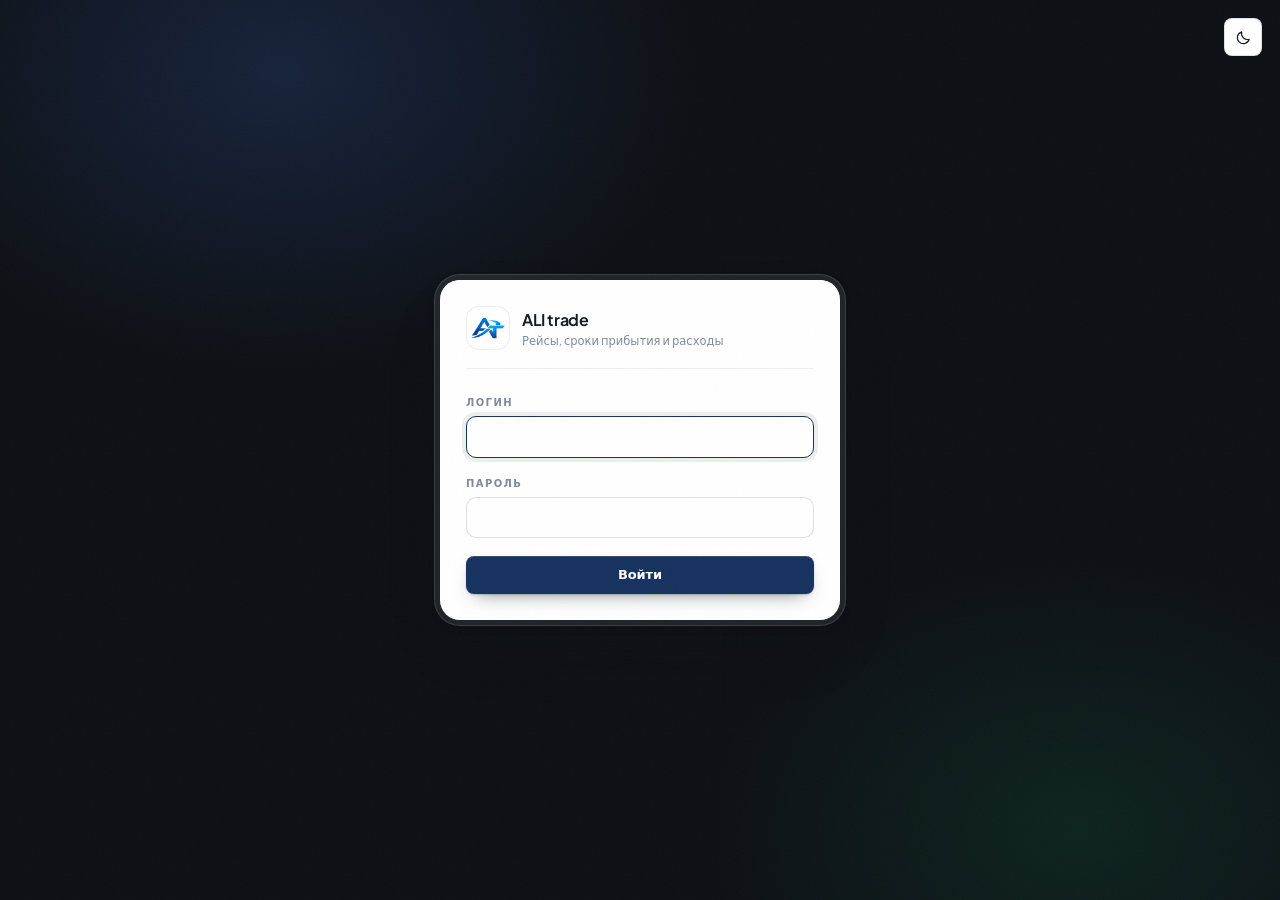
<file: frontend/index.html>
<!DOCTYPE html>
<html lang="ru">
  <head>
    <meta charset="utf-8" />
    <meta name="viewport" content="width=device-width, initial-scale=1, viewport-fit=cover" />
    <title>Вход — ALI trade</title>
    <link rel="preconnect" href="https://fonts.googleapis.com" />
    <link rel="preconnect" href="https://fonts.gstatic.com" crossorigin />
    <link
      href="https://fonts.googleapis.com/css2?family=Plus+Jakarta+Sans:wght@400;500;600;700&amp;family=JetBrains+Mono:wght@500;600&amp;display=swap"
      rel="stylesheet"
    />
    <link rel="icon" href="assets/logo.png" />
    <link rel="stylesheet" href="css/styles.css" />
    <script src="js/config.js"></script>
  </head>
  <body class="login-page">
    <main class="login-card">
      <div class="login-card__brand">
        <span class="login-card__mark" id="app-logo" data-icon="truck" data-icon-size="18"></span>
        <span>
          <span class="login-card__title" id="app-name">ALI trade</span>
          <span class="login-card__subtitle">Рейсы, сроки прибытия и расходы</span>
        </span>
      </div>

      <div id="login-alert" class="alert alert--error" role="alert" hidden></div>

      <form id="login-form" novalidate>
        <div class="form-grid">
          <div class="field">
            <label class="field__label" for="login">Логин</label>
            <input id="login" name="login" type="text" autocomplete="username" required autofocus />
          </div>
          <div class="field">
            <label class="field__label" for="password">Пароль</label>
            <input id="password" name="password" type="password" autocomplete="current-password" required />
          </div>
          <button id="login-submit" class="btn btn--primary btn--block" type="submit">Войти</button>
        </div>
      </form>
    </main>

    <script type="module">
      import { api, tokenStore } from './js/api.js';
      import { applyBranding } from './js/branding.js';
      import { hydrateIcons } from './js/icons.js';
      import { createThemeToggle } from './js/theme.js';
      import { qs } from './js/ui.js';

      const form = qs('#login-form');
      const alertBox = qs('#login-alert');
      const submit = qs('#login-submit');

      if (tokenStore.access) {
        window.location.href = 'dashboard.html';
      }

      hydrateIcons(document);
      applyBranding();
      document.body.append(createThemeToggle('login-page__theme'));

      form.addEventListener('submit', async (event) => {
        event.preventDefault();
        alertBox.hidden = true;

        const data = new FormData(form);
        const login = String(data.get('login')).trim();
        const password = String(data.get('password'));

        if (!login || !password) {
          alertBox.textContent = 'Заполните логин и пароль.';
          alertBox.hidden = false;
          return;
        }

        submit.disabled = true;
        submit.textContent = 'Вход…';
        try {
          const result = await api.login(login, password);
          tokenStore.save({ access: result.access, refresh: result.refresh, user: result.user });
          window.location.href = 'dashboard.html';
        } catch (error) {
          alertBox.textContent =
            error.status === 401
              ? 'Неверный логин или пароль, либо учётная запись заблокирована.'
              : error.message;
          alertBox.hidden = false;
        } finally {
          submit.disabled = false;
          submit.textContent = 'Войти';
        }
      });
    </script>
  </body>
</html>
</file>
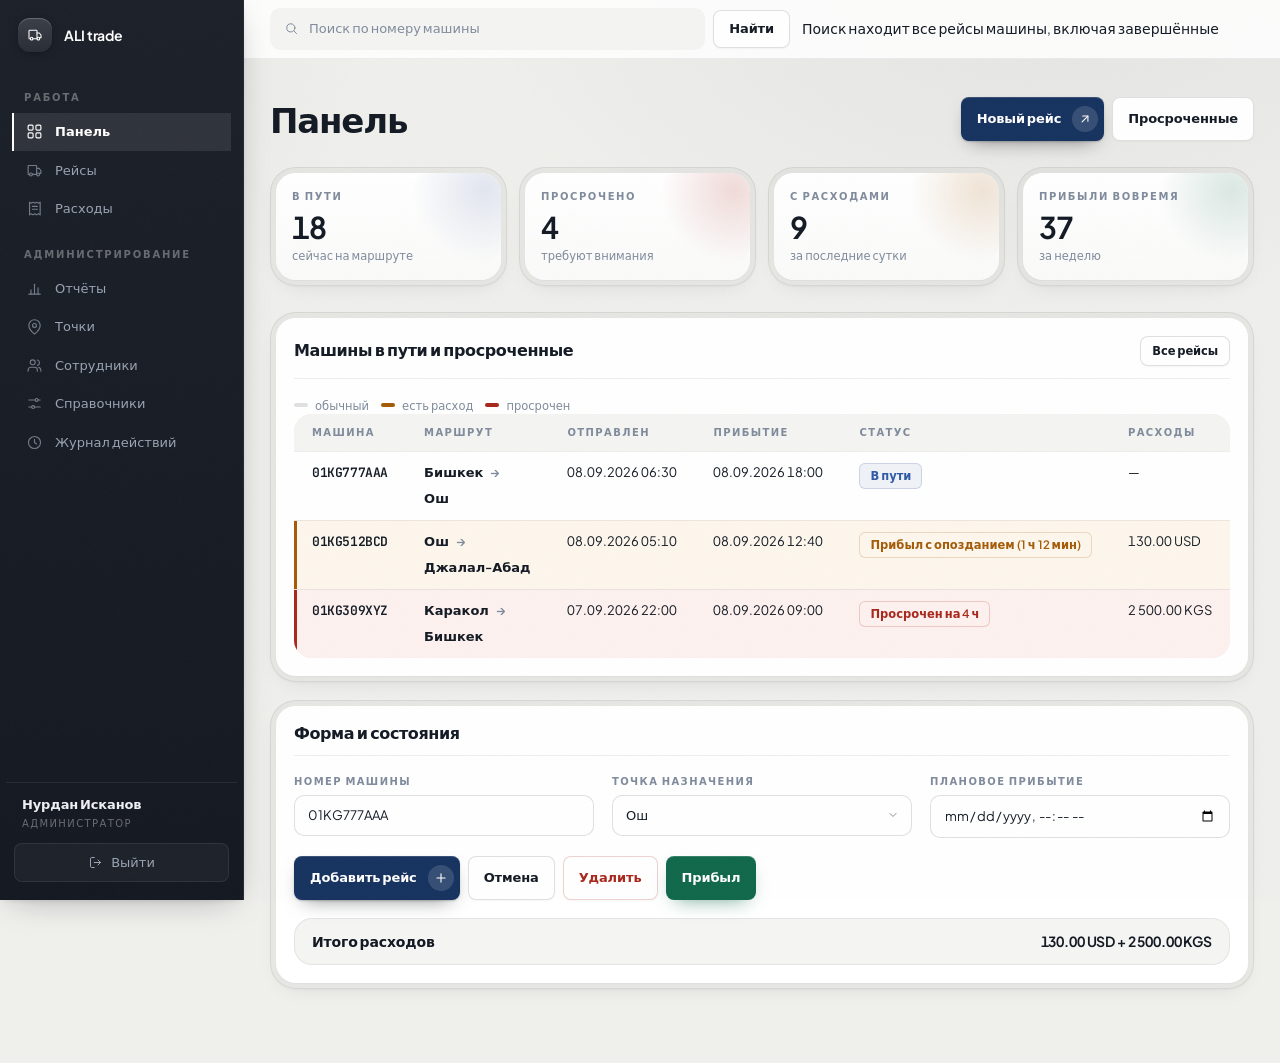
<file: frontend/__preview.html>
<!DOCTYPE html>
<html lang="ru">
  <head>
    <meta charset="utf-8" />
    <meta name="viewport" content="width=device-width, initial-scale=1" />
    <title>Превью вёрстки</title>
    <link rel="preconnect" href="https://fonts.googleapis.com" />
    <link rel="preconnect" href="https://fonts.gstatic.com" crossorigin />
    <link
      href="https://fonts.googleapis.com/css2?family=Plus+Jakarta+Sans:wght@400;500;600;700&amp;family=JetBrains+Mono:wght@500;600&amp;display=swap"
      rel="stylesheet"
    />
    <link rel="stylesheet" href="css/styles.css" />
  </head>
  <body>
    <div class="app-shell">
      <aside class="sidebar" id="app-sidebar"></aside>
      <div class="app-body">
        <header class="topbar" id="app-header"></header>
        <main class="app-main">
          <div class="page-header">
            <div>
              <h1>Панель</h1>
            </div>
            <div class="btn-group">
              <a class="btn btn--primary btn--cta" href="#"><span>Новый рейс</span></a>
              <a class="btn" href="#">Просроченные</a>
            </div>
          </div>

          <div class="stats" id="stats"></div>

          <section class="card">
            <div class="card__title">
              <h2>Машины в пути и просроченные</h2>
              <a class="btn btn--sm" href="#">Все рейсы</a>
            </div>
            <div class="legend">
              <span class="legend__item"><span class="legend__swatch legend__swatch--normal"></span> обычный</span>
              <span class="legend__item"><span class="legend__swatch legend__swatch--orange"></span> есть расход</span>
              <span class="legend__item"><span class="legend__swatch legend__swatch--red"></span> просрочен</span>
            </div>
            <div class="table-wrapper">
              <table>
                <thead>
                  <tr>
                    <th>Машина</th>
                    <th>Маршрут</th>
                    <th>Отправлен</th>
                    <th>Прибытие</th>
                    <th>Статус</th>
                    <th>Расходы</th>
                  </tr>
                </thead>
                <tbody>
                  <tr>
                    <td class="cell-strong">01KG777AAA</td>
                    <td><span class="route">Бишкек <span class="route__arrow">→</span> Ош</span></td>
                    <td class="cell-nowrap">08.09.2026 06:30</td>
                    <td class="cell-nowrap">08.09.2026 18:00</td>
                    <td><span class="badge badge--primary">В пути</span></td>
                    <td class="cell-nowrap">—</td>
                  </tr>
                  <tr class="table-row--orange">
                    <td class="cell-strong">01KG512BCD</td>
                    <td><span class="route">Ош <span class="route__arrow">→</span> Джалал-Абад</span></td>
                    <td class="cell-nowrap">08.09.2026 05:10</td>
                    <td class="cell-nowrap">08.09.2026 12:40</td>
                    <td><span class="badge badge--warning">Прибыл с опозданием (1 ч 12 мин)</span></td>
                    <td class="cell-nowrap">130.00 USD</td>
                  </tr>
                  <tr class="table-row--red">
                    <td class="cell-strong">01KG309XYZ</td>
                    <td><span class="route">Каракол <span class="route__arrow">→</span> Бишкек</span></td>
                    <td class="cell-nowrap">07.09.2026 22:00</td>
                    <td class="cell-nowrap">08.09.2026 09:00</td>
                    <td><span class="badge badge--danger">Просрочен на 4 ч</span></td>
                    <td class="cell-nowrap">2 500.00 KGS</td>
                  </tr>
                </tbody>
              </table>
            </div>
          </section>

          <section class="card">
            <div class="card__title"><h2>Форма и состояния</h2></div>
            <div class="form-grid form-grid--3">
              <div class="field">
                <label class="field__label" for="p1">Номер машины</label>
                <input id="p1" type="text" value="01KG777AAA" />
              </div>
              <div class="field">
                <label class="field__label" for="p2">Точка назначения</label>
                <select id="p2"><option>Ош</option><option>Бишкек</option></select>
              </div>
              <div class="field">
                <label class="field__label" for="p3">Плановое прибытие</label>
                <input id="p3" type="datetime-local" />
              </div>
            </div>
            <div class="btn-group" style="margin-top: 18px">
              <button class="btn btn--primary btn--cta-add" type="button"><span>Добавить рейс</span></button>
              <button class="btn" type="button">Отмена</button>
              <button class="btn btn--danger" type="button">Удалить</button>
              <button class="btn btn--success" type="button">Прибыл</button>
            </div>
            <div class="total-row"><span>Итого расходов</span><span>130.00 USD + 2 500.00 KGS</span></div>
          </section>
        </main>
      </div>
    </div>

    <script type="module">
      import { el } from './js/ui.js';
      import { icon, hydrateIcons } from './js/icons.js';
      import { revealIn } from './js/motion.js';

      const NAV = [
        ['Работа', [['Панель', 'dashboard', true], ['Рейсы', 'truck'], ['Расходы', 'receipt']]],
        ['Администрирование', [['Отчёты', 'chart'], ['Точки', 'pin'], ['Сотрудники', 'users'], ['Справочники', 'sliders'], ['Журнал действий', 'history']]],
      ];

      const nav = el('nav', { class: 'sidebar__nav' });
      NAV.forEach(([title, items]) => {
        nav.append(el('div', { class: 'sidebar__section', text: title }));
        items.forEach(([label, ico, active]) => {
          const link = el('a', { class: 'sidebar__link', href: '#', 'aria-current': active ? 'page' : null });
          link.append(icon(ico, { size: 17 }), el('span', { text: label }));
          nav.append(link);
        });
      });

      const brand = el('a', { class: 'sidebar__brand', href: '#' });
      brand.append(el('span', { class: 'sidebar__mark' }, [icon('truck', { size: 16 })]), el('span', { class: 'sidebar__title', text: 'ALI trade' }));

      const logout = el('button', { class: 'sidebar__logout', type: 'button' });
      logout.append(icon('logout', { size: 15 }), el('span', { text: 'Выйти' }));

      document.querySelector('#app-sidebar').replaceChildren(
        brand,
        nav,
        el('div', { class: 'sidebar__footer' }, [
          el('div', { class: 'sidebar__user' }, [
            el('span', { class: 'sidebar__user-name', text: 'Нурдан Исканов' }),
            el('span', { class: 'sidebar__user-role', text: 'Администратор' }),
          ]),
          logout,
        ])
      );

      const menuButton = el('button', { class: 'topbar__menu', type: 'button', 'aria-expanded': 'false' });
      menuButton.append(el('span', { class: 'burger' }, [el('span'), el('span')]));
      const input = el('input', { type: 'search', placeholder: 'Поиск по номеру машины' });
      const searchField = el('div', { class: 'search-field' }, [icon('search', { size: 15 }), input]);
      document.querySelector('#app-header').replaceChildren(
        menuButton,
        el('form', { class: 'topbar__search' }, [searchField, el('button', { class: 'btn', type: 'button', text: 'Найти' })]),
        el('span', { class: 'topbar__hint', text: 'Поиск находит все рейсы машины, включая завершённые' })
      );

      const STATS = [
        ['В пути', '18', 'stat--primary', 'сейчас на маршруте'],
        ['Просрочено', '4', 'stat--danger', 'требуют внимания'],
        ['С расходами', '9', 'stat--warning', 'за последние сутки'],
        ['Прибыли вовремя', '37', 'stat--success', 'за неделю'],
      ];
      document.querySelector('#stats').replaceChildren(
        ...STATS.map(([label, value, mod, hint]) =>
          el('div', { class: `stat ${mod}` }, [
            el('span', { class: 'stat__label', text: label }),
            el('span', { class: 'stat__value', text: value }),
            el('span', { class: 'stat__hint', text: hint }),
          ])
        )
      );

      hydrateIcons(document);
      revealIn(document);
    </script>
  </body>
</html>
</file>
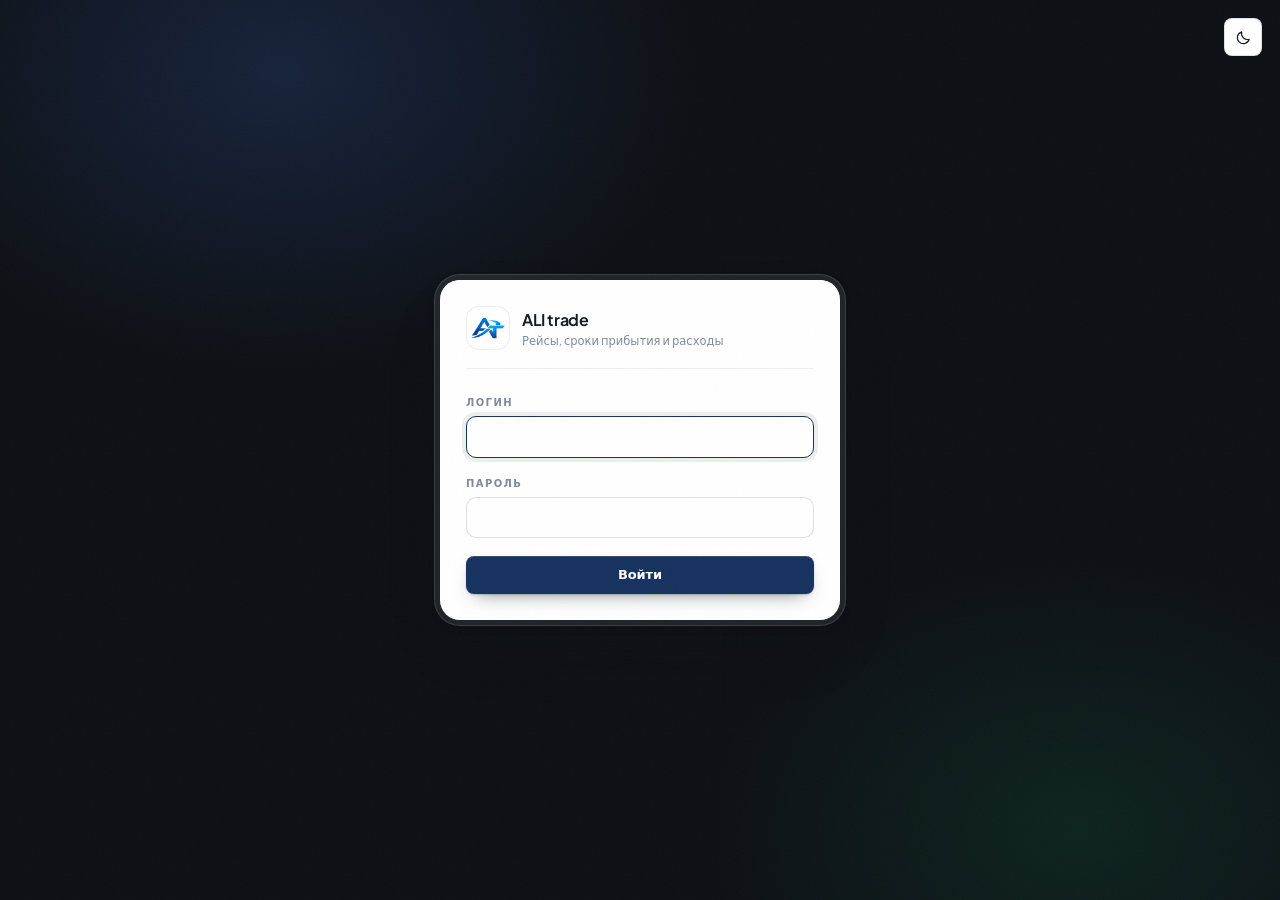
<file: frontend/audit.html>
<!DOCTYPE html>
<html lang="ru">
  <head>
    <meta charset="utf-8" />
    <meta name="viewport" content="width=device-width, initial-scale=1, viewport-fit=cover" />
    <title>Аудит — ALI trade</title>
    <link rel="preconnect" href="https://fonts.googleapis.com" />
    <link rel="preconnect" href="https://fonts.gstatic.com" crossorigin />
    <link
      href="https://fonts.googleapis.com/css2?family=Plus+Jakarta+Sans:wght@400;500;600;700&amp;family=JetBrains+Mono:wght@500;600&amp;display=swap"
      rel="stylesheet"
    />
    <link rel="icon" href="assets/logo.png" />
    <link rel="stylesheet" href="css/styles.css" />
    <script src="js/config.js"></script>
  </head>
  <body>
    <div class="app-shell">
      <aside class="sidebar" id="app-sidebar">
        <a class="sidebar__brand" href="dashboard.html">
          <span class="sidebar__mark" id="app-logo" data-icon="truck" data-icon-size="16"></span>
          <span class="sidebar__title" id="app-name">ALI trade</span>
        </a>

        <nav class="sidebar__nav" aria-label="Основная навигация">
          <div class="sidebar__section">Работа</div>
          <a class="sidebar__link" href="dashboard.html" data-icon="dashboard" data-icon-size="17"><span>Панель</span></a>
          <a class="sidebar__link" href="deliveries.html" data-icon="truck" data-icon-size="17"><span>Рейсы</span></a>
          <a class="sidebar__link" href="sheet.html" data-icon="grid" data-icon-size="17"><span>Таблица</span></a>
          <a class="sidebar__link" href="expenses.html" data-icon="receipt" data-icon-size="17"><span>Расходы</span></a>
          <a class="sidebar__link" href="rates.html" data-icon="coins" data-icon-size="17"><span>Курсы валют</span></a>
          <div class="sidebar__admin">
            <div class="sidebar__section">Администрирование</div>
            <a class="sidebar__link" href="reports.html" data-icon="chart" data-icon-size="17"><span>Отчёты</span></a>
            <a class="sidebar__link" href="points.html" data-icon="pin" data-icon-size="17"><span>Точки</span></a>
            <a class="sidebar__link" href="users.html" data-icon="users" data-icon-size="17"><span>Сотрудники</span></a>
            <a class="sidebar__link" href="settings.html" data-icon="sliders" data-icon-size="17"><span>Справочники</span></a>
            <a class="sidebar__link" href="audit.html" data-icon="history" data-icon-size="17" aria-current="page"><span>Журнал действий</span></a>
          </div>
        </nav>

        <div class="sidebar__footer">
          <div class="sidebar__user">
            <span class="sidebar__user-name" id="sidebar-user-name"></span>
            <span class="sidebar__user-role" id="sidebar-user-role"></span>
          </div>
          <button class="sidebar__logout" type="button" id="sidebar-logout" data-icon="logout" data-icon-size="15">
            <span>Выйти</span>
          </button>
        </div>
      </aside>

      <div class="app-body">
        <header class="topbar" id="app-header"></header>

        <main class="app-main">
      <div class="page-header">
        <div>
          <h1>Журнал действий</h1>
        </div>
      </div>

      <section class="card filters">
        <h2 class="card__title">Фильтры</h2>
        <form id="filters-form">
          <div class="form-grid form-grid--3">
            <div class="field">
              <label class="field__label" for="f-action">Действие</label>
              <select id="f-action" name="action">
                <option value="">Все</option>
                <option value="CREATE">Создание</option>
                <option value="UPDATE">Изменение</option>
                <option value="DELETE">Удаление</option>
                <option value="BLOCK">Блокировка</option>
                <option value="UNBLOCK">Разблокировка</option>
              </select>
            </div>
            <div class="field">
              <label class="field__label" for="f-entity">Тип объекта</label>
              <select id="f-entity" name="entity_type">
                <option value="">Все</option>
                <option value="delivery">Рейс</option>
                <option value="expense">Расход</option>
                <option value="expense_type">Тип расхода</option>
                <option value="expense_settings">Настройки расходов</option>
                <option value="point">Точка</option>
                <option value="user">Сотрудник</option>
              </select>
            </div>
            <div class="field">
              <label class="field__label" for="f-user">Сотрудник</label>
              <select id="f-user" name="user"></select>
            </div>
            <div class="field filters__actions">
              <div class="btn-group">
                <button class="btn btn--primary" type="submit">Применить</button>
                <button class="btn" type="reset" id="btn-reset">Сбросить</button>
              </div>
            </div>
          </div>
        </form>
      </section>

      <section class="card">
        <div class="card__title">
          <h2>Записи</h2>
          <span id="list-count" class="cell-muted"></span>
        </div>
        <div id="audit"></div>
        <div class="pagination" id="pagination" hidden>
          <button class="btn btn--sm" type="button" id="page-prev">Назад</button>
          <span id="page-info"></span>
          <button class="btn btn--sm" type="button" id="page-next">Вперёд</button>
        </div>
      </section>
        </main>
      </div>
    </div>

    <script type="module" src="js/pages/audit.js"></script>
  </body>
</html>
</file>
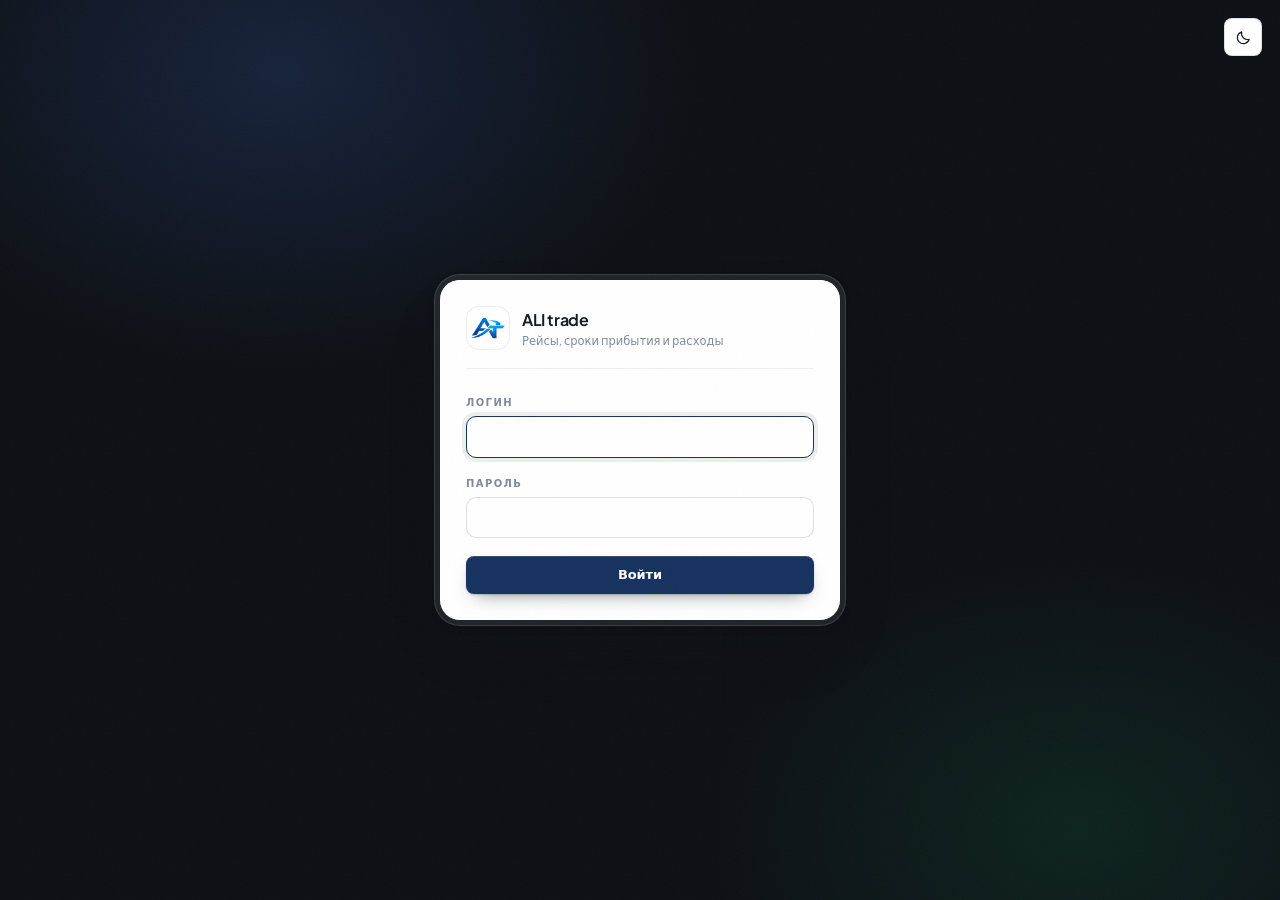
<file: frontend/dashboard.html>
<!DOCTYPE html>
<html lang="ru">
  <head>
    <meta charset="utf-8" />
    <meta name="viewport" content="width=device-width, initial-scale=1, viewport-fit=cover" />
    <title>Панель — ALI trade</title>
    <link rel="preconnect" href="https://fonts.googleapis.com" />
    <link rel="preconnect" href="https://fonts.gstatic.com" crossorigin />
    <link
      href="https://fonts.googleapis.com/css2?family=Plus+Jakarta+Sans:wght@400;500;600;700&amp;family=JetBrains+Mono:wght@500;600&amp;display=swap"
      rel="stylesheet"
    />
    <link rel="icon" href="assets/logo.png" />
    <link rel="stylesheet" href="css/styles.css" />
    <script src="js/config.js"></script>
  </head>
  <body>
    <div class="app-shell">
      <aside class="sidebar" id="app-sidebar">
        <a class="sidebar__brand" href="dashboard.html">
          <span class="sidebar__mark" id="app-logo" data-icon="truck" data-icon-size="16"></span>
          <span class="sidebar__title" id="app-name">ALI trade</span>
        </a>

        <nav class="sidebar__nav" aria-label="Основная навигация">
          <div class="sidebar__section">Работа</div>
          <a class="sidebar__link" href="dashboard.html" data-icon="dashboard" data-icon-size="17" aria-current="page"><span>Панель</span></a>
          <a class="sidebar__link" href="deliveries.html" data-icon="truck" data-icon-size="17"><span>Рейсы</span></a>
          <a class="sidebar__link" href="sheet.html" data-icon="grid" data-icon-size="17"><span>Таблица</span></a>
          <a class="sidebar__link" href="expenses.html" data-icon="receipt" data-icon-size="17"><span>Расходы</span></a>
          <a class="sidebar__link" href="rates.html" data-icon="coins" data-icon-size="17"><span>Курсы валют</span></a>
          <div class="sidebar__admin">
            <div class="sidebar__section">Администрирование</div>
            <a class="sidebar__link" href="reports.html" data-icon="chart" data-icon-size="17"><span>Отчёты</span></a>
            <a class="sidebar__link" href="points.html" data-icon="pin" data-icon-size="17"><span>Точки</span></a>
            <a class="sidebar__link" href="users.html" data-icon="users" data-icon-size="17"><span>Сотрудники</span></a>
            <a class="sidebar__link" href="settings.html" data-icon="sliders" data-icon-size="17"><span>Справочники</span></a>
            <a class="sidebar__link" href="audit.html" data-icon="history" data-icon-size="17"><span>Журнал действий</span></a>
          </div>
        </nav>

        <div class="sidebar__footer">
          <div class="sidebar__user">
            <span class="sidebar__user-name" id="sidebar-user-name"></span>
            <span class="sidebar__user-role" id="sidebar-user-role"></span>
          </div>
          <button class="sidebar__logout" type="button" id="sidebar-logout" data-icon="logout" data-icon-size="15">
            <span>Выйти</span>
          </button>
        </div>
      </aside>

      <div class="app-body">
        <header class="topbar" id="app-header"></header>

        <main class="app-main">
      <div class="page-header">
        <div>
          <h1>Панель</h1>
        </div>
        <div class="btn-group">
          <a class="btn btn--primary btn--cta" href="deliveries.html?new=1"><span>Новый рейс</span></a>
          <a class="btn" href="deliveries.html?state=overdue">Просроченные</a>
        </div>
      </div>

      <section aria-labelledby="stats-title">
        <h2 id="stats-title" class="visually-hidden">Сводные показатели</h2>
        <div class="stats" id="stats"></div>
      </section>

      <section class="card" aria-labelledby="active-title">
        <div class="card__title">
          <h2 id="active-title">Машины в пути и просроченные</h2>
          <span class="legend">
            <span class="legend__item"><span class="legend__swatch legend__swatch--normal"></span> обычный</span>
            <span class="legend__item"><span class="legend__swatch legend__swatch--orange"></span> есть расход</span>
            <span class="legend__item"><span class="legend__swatch legend__swatch--red"></span> просрочен</span>
          </span>
          <a class="btn btn--sm" href="deliveries.html?state=active">Все рейсы</a>
        </div>
        <div id="active-deliveries"></div>
      </section>

      <section class="card" aria-labelledby="recent-title">
        <div class="card__title">
          <h2 id="recent-title">Последние прибытия</h2>
        </div>
        <div id="recent-deliveries"></div>
      </section>
        </main>
      </div>
    </div>

    <script type="module" src="js/pages/dashboard.js"></script>
  </body>
</html>
</file>
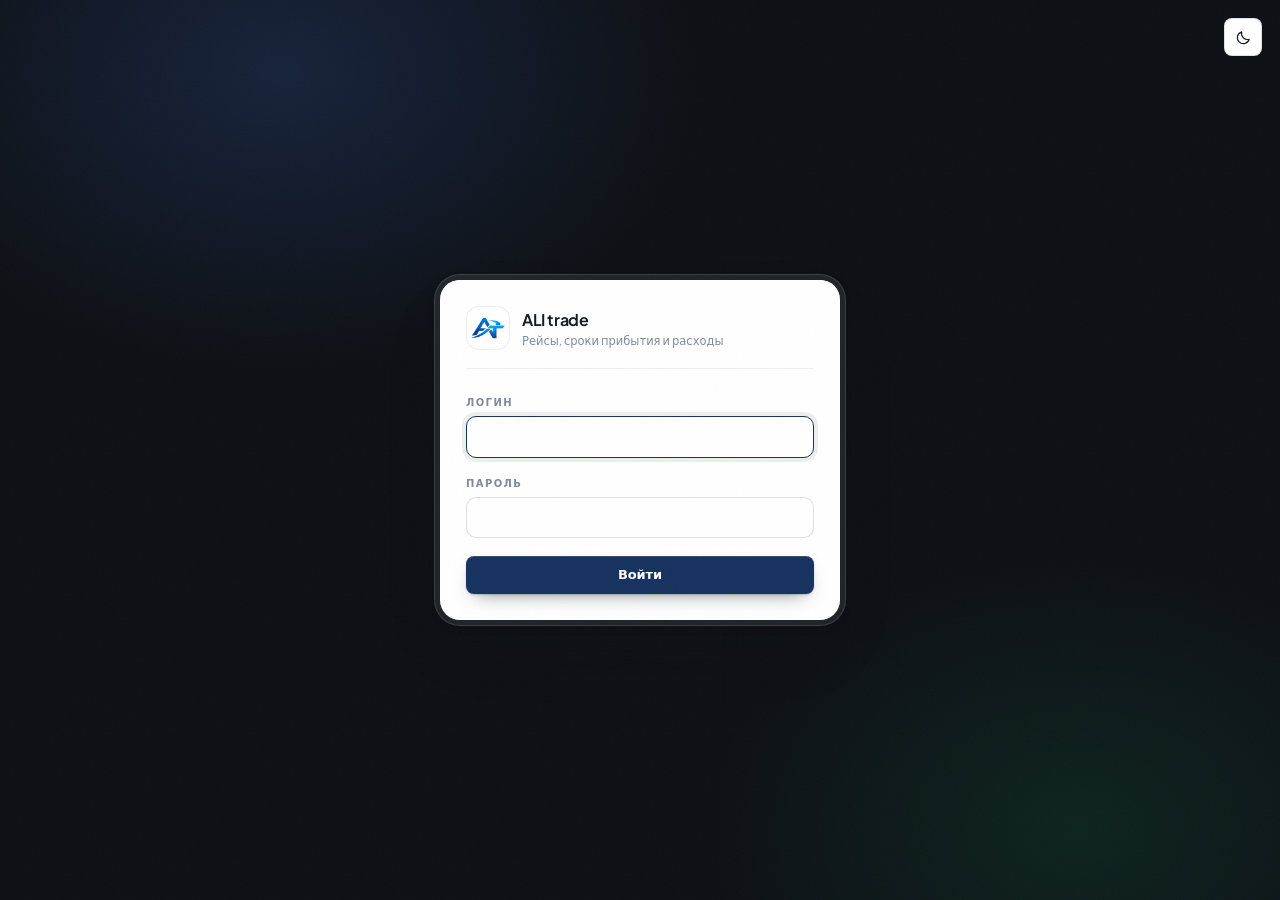
<file: frontend/deliveries.html>
<!DOCTYPE html>
<html lang="ru">
  <head>
    <meta charset="utf-8" />
    <meta name="viewport" content="width=device-width, initial-scale=1, viewport-fit=cover" />
    <title>Рейсы — ALI trade</title>
    <link rel="preconnect" href="https://fonts.googleapis.com" />
    <link rel="preconnect" href="https://fonts.gstatic.com" crossorigin />
    <link
      href="https://fonts.googleapis.com/css2?family=Plus+Jakarta+Sans:wght@400;500;600;700&amp;family=JetBrains+Mono:wght@500;600&amp;display=swap"
      rel="stylesheet"
    />
    <link rel="icon" href="assets/logo.png" />
    <link rel="stylesheet" href="css/styles.css" />
    <script src="js/config.js"></script>
  </head>
  <body>
    <div class="app-shell">
      <aside class="sidebar" id="app-sidebar">
        <a class="sidebar__brand" href="dashboard.html">
          <span class="sidebar__mark" id="app-logo" data-icon="truck" data-icon-size="16"></span>
          <span class="sidebar__title" id="app-name">ALI trade</span>
        </a>

        <nav class="sidebar__nav" aria-label="Основная навигация">
          <div class="sidebar__section">Работа</div>
          <a class="sidebar__link" href="dashboard.html" data-icon="dashboard" data-icon-size="17"><span>Панель</span></a>
          <a class="sidebar__link" href="deliveries.html" data-icon="truck" data-icon-size="17" aria-current="page"><span>Рейсы</span></a>
          <a class="sidebar__link" href="sheet.html" data-icon="grid" data-icon-size="17"><span>Таблица</span></a>
          <a class="sidebar__link" href="expenses.html" data-icon="receipt" data-icon-size="17"><span>Расходы</span></a>
          <a class="sidebar__link" href="rates.html" data-icon="coins" data-icon-size="17"><span>Курсы валют</span></a>
          <div class="sidebar__admin">
            <div class="sidebar__section">Администрирование</div>
            <a class="sidebar__link" href="reports.html" data-icon="chart" data-icon-size="17"><span>Отчёты</span></a>
            <a class="sidebar__link" href="points.html" data-icon="pin" data-icon-size="17"><span>Точки</span></a>
            <a class="sidebar__link" href="users.html" data-icon="users" data-icon-size="17"><span>Сотрудники</span></a>
            <a class="sidebar__link" href="settings.html" data-icon="sliders" data-icon-size="17"><span>Справочники</span></a>
            <a class="sidebar__link" href="audit.html" data-icon="history" data-icon-size="17"><span>Журнал действий</span></a>
          </div>
        </nav>

        <div class="sidebar__footer">
          <div class="sidebar__user">
            <span class="sidebar__user-name" id="sidebar-user-name"></span>
            <span class="sidebar__user-role" id="sidebar-user-role"></span>
          </div>
          <button class="sidebar__logout" type="button" id="sidebar-logout" data-icon="logout" data-icon-size="15">
            <span>Выйти</span>
          </button>
        </div>
      </aside>

      <div class="app-body">
        <header class="topbar" id="app-header"></header>

        <main class="app-main">
      <div class="page-header">
        <div>
          <h1>Рейсы</h1>
        </div>
        <div class="btn-group">
          <button class="btn btn--primary btn--cta-add" type="button" id="btn-new"><span>Новый рейс</span></button>
          <button class="btn" type="button" id="btn-export" hidden data-icon="download"><span>Выгрузить в Excel</span></button>
        </div>
      </div>

      <section class="card filters" aria-labelledby="filters-title">
        <h2 id="filters-title" class="card__title">Фильтры</h2>
        <form id="filters-form">
          <div class="form-grid form-grid--4">
            <div class="field">
              <label class="field__label" for="f-vehicle">Номер машины</label>
              <input id="f-vehicle" name="vehicle_number" type="search" placeholder="1234" />
            </div>
            <div class="field">
              <label class="field__label" for="f-date-from">Период с</label>
              <input id="f-date-from" name="date_from" type="date" />
            </div>
            <div class="field">
              <label class="field__label" for="f-date-to">по</label>
              <input id="f-date-to" name="date_to" type="date" />
            </div>
            <div class="field">
              <label class="field__label" for="f-state">Состояние</label>
              <select id="f-state" name="state">
                <option value="">Все</option>
                <option value="active">Активные</option>
                <option value="in_transit">В пути (без просрочки)</option>
                <option value="overdue">Просроченные</option>
                <option value="arrived">Прибывшие</option>
                <option value="arrived_late">Прибывшие с опозданием</option>
                <option value="arrived_on_time">Прибывшие вовремя</option>
              </select>
            </div>
            <div class="field">
              <label class="field__label" for="f-point-from">Откуда</label>
              <select id="f-point-from" name="point_from"></select>
            </div>
            <div class="field">
              <label class="field__label" for="f-point-to">Куда</label>
              <select id="f-point-to" name="point_to"></select>
            </div>
            <div class="field">
              <label class="field__label" for="f-dispatched-by">Отправил</label>
              <select id="f-dispatched-by" name="dispatched_by"></select>
            </div>
            <div class="field">
              <label class="field__label" for="f-received-by">Принял</label>
              <select id="f-received-by" name="received_by"></select>
            </div>
            <div class="field">
              <label class="field__label" for="f-expenses">Расходы</label>
              <select id="f-expenses" name="has_expenses">
                <option value="">Не важно</option>
                <option value="true">Есть расход</option>
                <option value="false">Без расходов</option>
              </select>
            </div>
            <div class="field">
              <label class="field__label" for="f-status">Статус</label>
              <select id="f-status" name="status">
                <option value="">Все</option>
                <option value="CREATED">Создан</option>
                <option value="IN_TRANSIT">В пути</option>
                <option value="ARRIVED">Прибыл</option>
                <option value="CANCELLED">Отменён</option>
              </select>
            </div>
            <div class="field filters__actions field--span-2">
              <div class="btn-group">
                <button class="btn btn--primary" type="submit">Применить</button>
                <button class="btn" type="reset" id="btn-reset">Сбросить</button>
              </div>
            </div>
          </div>
        </form>
      </section>

      <section class="card" aria-labelledby="list-title">
        <div class="card__title">
          <h2 id="list-title">Список рейсов</h2>
          <span class="legend">
            <span class="legend__item"><span class="legend__swatch legend__swatch--normal"></span> обычный</span>
            <span class="legend__item"><span class="legend__swatch legend__swatch--orange"></span> есть расход</span>
            <span class="legend__item"><span class="legend__swatch legend__swatch--red"></span> просрочен</span>
          </span>
          <span id="list-count" class="cell-muted"></span>
        </div>
        <div id="deliveries"></div>
        <div class="pagination" id="pagination" hidden>
          <button class="btn btn--sm" type="button" id="page-prev">Назад</button>
          <span id="page-info"></span>
          <button class="btn btn--sm" type="button" id="page-next">Вперёд</button>
        </div>
      </section>
        </main>
      </div>
    </div>

    <div class="modal" id="delivery-modal" role="dialog" aria-modal="true" aria-labelledby="delivery-modal-title" hidden>
      <div class="modal__dialog">
        <div class="modal__header">
          <h2 id="delivery-modal-title">Новый рейс</h2>
          <button class="btn btn--sm btn--icon" type="button" data-close aria-label="Закрыть" data-icon="close"></button>
        </div>
        <form id="delivery-form" novalidate>
          <div class="form-grid form-grid--2">
            <div class="field">
              <label class="field__label" for="d-point-from">Точка отправления *</label>
              <select id="d-point-from" name="point_from_id" required></select>
            </div>
            <div class="field">
              <label class="field__label" for="d-point-to">Точка прибытия *</label>
              <select id="d-point-to" name="point_to_id" required></select>
            </div>
            <div class="field">
              <label class="field__label" for="d-vehicle">Номер машины *</label>
              <input id="d-vehicle" name="vehicle_number" type="text" placeholder="1234 ABC" required />
              <span class="field__hint">Например: 1234 ABC или 01 KG 1234 AB</span>
            </div>
            <div class="field">
              <label class="field__label" for="d-dispatched-at">Время отправления *</label>
              <input id="d-dispatched-at" name="dispatched_at" type="datetime-local" required />
            </div>
            <div class="field field--span-2">
              <span class="field__label">Промежуточные точки маршрута</span>
              <ol class="waypoints" id="waypoint-list"></ol>
              <div class="waypoints__add">
                <label class="visually-hidden" for="d-waypoint-pick">Выберите точку для добавления</label>
                <select id="d-waypoint-pick"></select>
                <button class="btn" type="button" id="btn-add-waypoint" data-icon="plus">
                  <span>Добавить точку</span>
                </button>
              </div>
              <span class="field__hint">
                Необязательно. Можно добавить несколько точек подряд: граница, склад, перегруз.
                Порядок в списке — порядок прохождения.
              </span>
            </div>
            <fieldset class="field--span-2">
              <legend>Срок прибытия</legend>
              <div class="form-grid form-grid--3">
                <div class="field">
                  <label class="field__label" for="d-deadline-mode">Способ</label>
                  <select id="d-deadline-mode" name="deadline_mode">
                    <option value="hours">Через N часов</option>
                    <option value="exact">К конкретному времени</option>
                  </select>
                </div>
                <div class="field" id="field-hours">
                  <label class="field__label" for="d-hours">Часов в пути</label>
                  <input id="d-hours" name="duration_hours" type="number" min="0" step="0.5" value="4" />
                </div>
                <div class="field" id="field-minutes">
                  <label class="field__label" for="d-minutes">Плюс минут</label>
                  <input id="d-minutes" name="duration_minutes" type="number" min="0" max="59" step="5" value="0" />
                </div>
                <div class="field" id="field-deadline" hidden>
                  <label class="field__label" for="d-deadline">Прибыть до</label>
                  <input id="d-deadline" name="deadline_at" type="datetime-local" />
                </div>
              </div>
              <p class="field__hint" id="deadline-preview"></p>
            </fieldset>
            <div class="field field--span-2">
              <label class="field__label" for="d-comment">Комментарий</label>
              <textarea id="d-comment" name="comment" rows="2"></textarea>
            </div>
            <div class="field field--span-2">
              <label class="checkbox">
                <input id="d-auto-dispatch" name="auto_dispatch" type="checkbox" checked />
                Сразу подтвердить отправление (машина в пути)
              </label>
            </div>
          </div>
          <div class="modal__footer">
            <button class="btn" type="button" data-close>Отмена</button>
            <button class="btn btn--primary" type="submit" id="delivery-submit">Создать рейс</button>
          </div>
        </form>
      </div>
    </div>

    <script type="module" src="js/pages/deliveries.js"></script>
  </body>
</html>
</file>
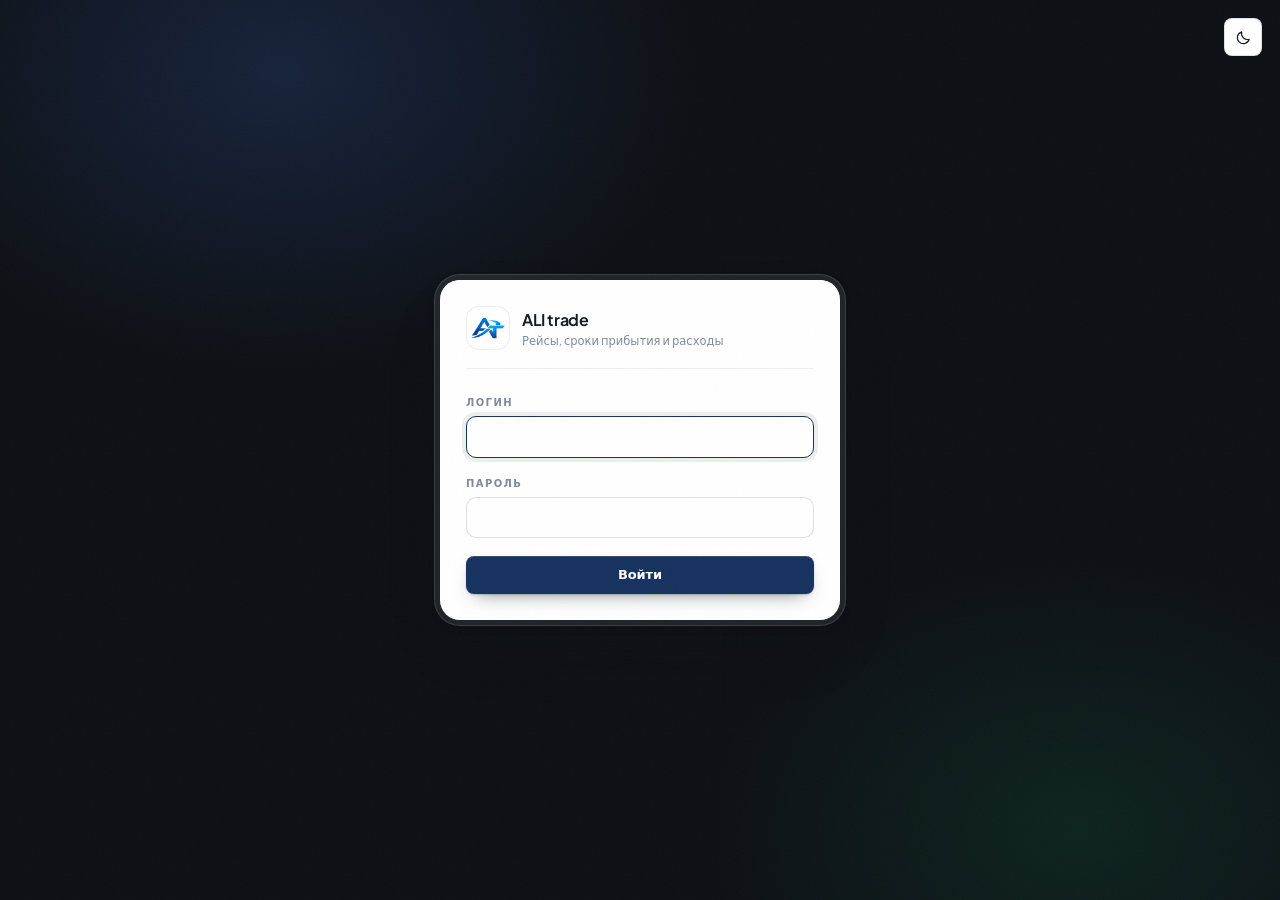
<file: frontend/delivery.html>
<!DOCTYPE html>
<html lang="ru">
  <head>
    <meta charset="utf-8" />
    <meta name="viewport" content="width=device-width, initial-scale=1, viewport-fit=cover" />
    <title>Карточка рейса — ALI trade</title>
    <link rel="preconnect" href="https://fonts.googleapis.com" />
    <link rel="preconnect" href="https://fonts.gstatic.com" crossorigin />
    <link
      href="https://fonts.googleapis.com/css2?family=Plus+Jakarta+Sans:wght@400;500;600;700&amp;family=JetBrains+Mono:wght@500;600&amp;display=swap"
      rel="stylesheet"
    />
    <link rel="icon" href="assets/logo.png" />
    <link rel="stylesheet" href="css/styles.css" />
    <script src="js/config.js"></script>
  </head>
  <body>
    <div class="app-shell">
      <aside class="sidebar" id="app-sidebar">
        <a class="sidebar__brand" href="dashboard.html">
          <span class="sidebar__mark" id="app-logo" data-icon="truck" data-icon-size="16"></span>
          <span class="sidebar__title" id="app-name">ALI trade</span>
        </a>

        <nav class="sidebar__nav" aria-label="Основная навигация">
          <div class="sidebar__section">Работа</div>
          <a class="sidebar__link" href="dashboard.html" data-icon="dashboard" data-icon-size="17"><span>Панель</span></a>
          <a class="sidebar__link" href="deliveries.html" data-icon="truck" data-icon-size="17" aria-current="page"><span>Рейсы</span></a>
          <a class="sidebar__link" href="sheet.html" data-icon="grid" data-icon-size="17"><span>Таблица</span></a>
          <a class="sidebar__link" href="expenses.html" data-icon="receipt" data-icon-size="17"><span>Расходы</span></a>
          <a class="sidebar__link" href="rates.html" data-icon="coins" data-icon-size="17"><span>Курсы валют</span></a>
          <div class="sidebar__admin">
            <div class="sidebar__section">Администрирование</div>
            <a class="sidebar__link" href="reports.html" data-icon="chart" data-icon-size="17"><span>Отчёты</span></a>
            <a class="sidebar__link" href="points.html" data-icon="pin" data-icon-size="17"><span>Точки</span></a>
            <a class="sidebar__link" href="users.html" data-icon="users" data-icon-size="17"><span>Сотрудники</span></a>
            <a class="sidebar__link" href="settings.html" data-icon="sliders" data-icon-size="17"><span>Справочники</span></a>
            <a class="sidebar__link" href="audit.html" data-icon="history" data-icon-size="17"><span>Журнал действий</span></a>
          </div>
        </nav>

        <div class="sidebar__footer">
          <div class="sidebar__user">
            <span class="sidebar__user-name" id="sidebar-user-name"></span>
            <span class="sidebar__user-role" id="sidebar-user-role"></span>
          </div>
          <button class="sidebar__logout" type="button" id="sidebar-logout" data-icon="logout" data-icon-size="15">
            <span>Выйти</span>
          </button>
        </div>
      </aside>

      <div class="app-body">
        <header class="topbar" id="app-header"></header>

        <main class="app-main">
      <div class="page-header">
        <div>
          <h1 id="page-title">Рейс</h1>
        </div>
        <div class="btn-group" id="actions"></div>
      </div>

      <div id="delivery-root"></div>
        </main>
      </div>
    </div>

    <div class="modal" id="expense-modal" role="dialog" aria-modal="true" aria-labelledby="expense-modal-title" hidden>
      <div class="modal__dialog">
        <div class="modal__header">
          <h2 id="expense-modal-title">Добавить расход</h2>
          <button class="btn btn--sm btn--icon" type="button" data-close aria-label="Закрыть" data-icon="close"></button>
        </div>
        <form id="expense-form" novalidate>
          <div class="form-grid form-grid--2">
            <div class="field">
              <label class="field__label" for="e-type">Тип расхода *</label>
              <select id="e-type" name="expense_type_id" required></select>
            </div>
            <div class="field">
              <label class="field__label" for="e-amount">Сумма *</label>
              <input id="e-amount" name="amount" type="number" min="0.01" step="0.01" required />
            </div>
            <div class="field">
              <label class="field__label" for="e-currency">Валюта *</label>
              <select id="e-currency" name="currency" required></select>
            </div>
            <div class="field">
              <label class="field__label" for="e-payer">Плательщик</label>
              <select id="e-payer" name="payer"></select>
              <span class="field__hint" id="payer-hint"></span>
            </div>
            <div class="field field--span-2">
              <label class="field__label" for="e-description">Описание расхода *</label>
              <input id="e-description" name="description" type="text" placeholder="Осевой — превышение нагрузки" required />
            </div>
            <div class="field field--span-2">
              <label class="field__label" for="e-comment">Комментарий</label>
              <textarea id="e-comment" name="comment" rows="2"></textarea>
            </div>
          </div>
          <div class="modal__footer">
            <button class="btn" type="button" data-close>Отмена</button>
            <button class="btn btn--primary" type="submit" id="expense-submit">Сохранить расход</button>
          </div>
        </form>
      </div>
    </div>

    <div class="modal" id="action-modal" role="dialog" aria-modal="true" aria-labelledby="action-modal-title" hidden>
      <div class="modal__dialog">
        <div class="modal__header">
          <h2 id="action-modal-title">Подтверждение</h2>
          <button class="btn btn--sm btn--icon" type="button" data-close aria-label="Закрыть" data-icon="close"></button>
        </div>
        <form id="action-form" novalidate>
          <div class="form-grid">
            <div class="field" id="action-time-field">
              <label class="field__label" for="a-time">Время</label>
              <input id="a-time" name="time" type="datetime-local" />
            </div>
            <div class="field">
              <label class="field__label" for="a-comment">Комментарий</label>
              <textarea id="a-comment" name="comment" rows="2"></textarea>
            </div>
          </div>
          <div class="modal__footer">
            <button class="btn" type="button" data-close>Отмена</button>
            <button class="btn btn--primary" type="submit" id="action-submit">Подтвердить</button>
          </div>
        </form>
      </div>
    </div>

    <script type="module" src="js/pages/delivery.js"></script>
  </body>
</html>
</file>
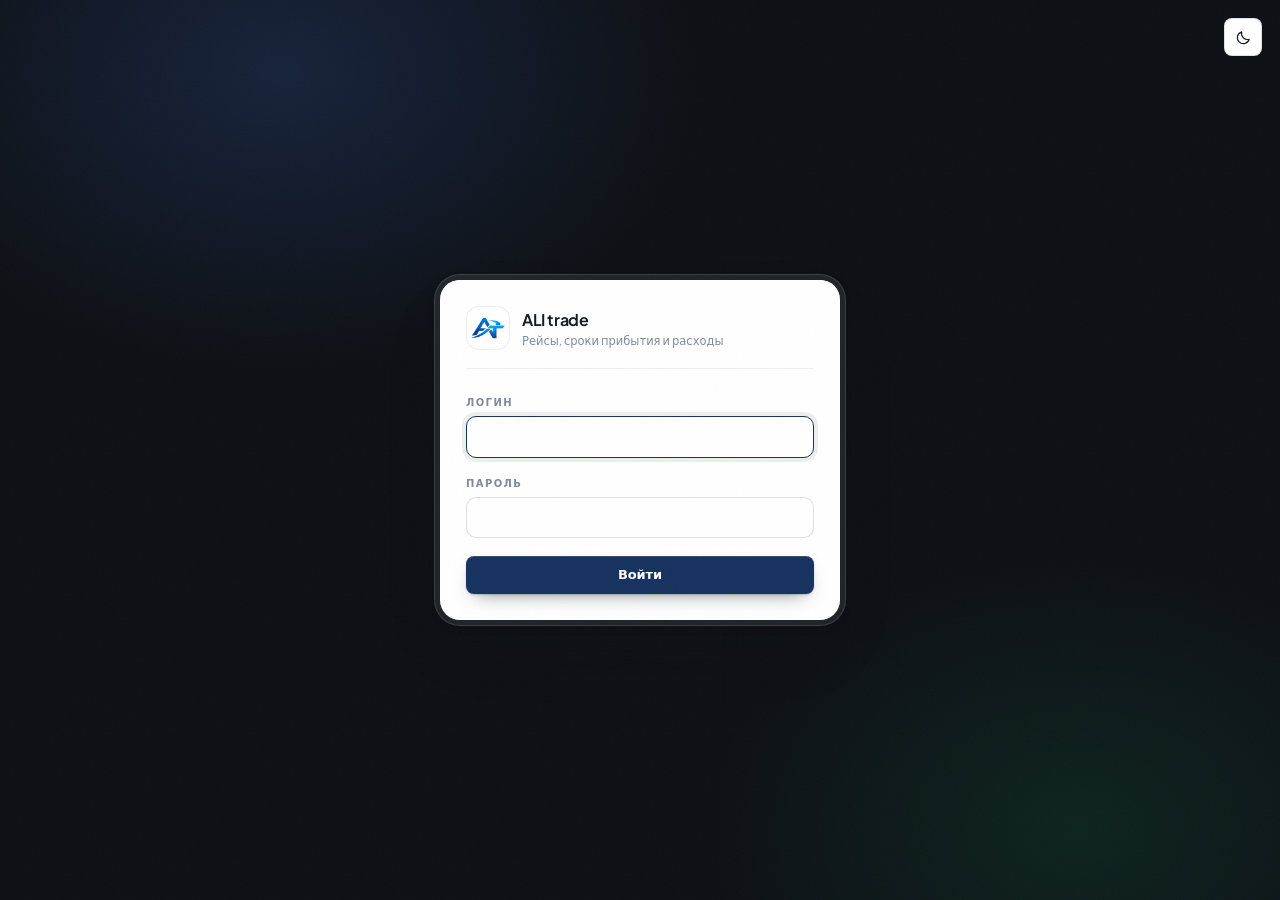
<file: frontend/expenses.html>
<!DOCTYPE html>
<html lang="ru">
  <head>
    <meta charset="utf-8" />
    <meta name="viewport" content="width=device-width, initial-scale=1, viewport-fit=cover" />
    <title>Расходы — ALI trade</title>
    <link rel="preconnect" href="https://fonts.googleapis.com" />
    <link rel="preconnect" href="https://fonts.gstatic.com" crossorigin />
    <link
      href="https://fonts.googleapis.com/css2?family=Plus+Jakarta+Sans:wght@400;500;600;700&amp;family=JetBrains+Mono:wght@500;600&amp;display=swap"
      rel="stylesheet"
    />
    <link rel="icon" href="assets/logo.png" />
    <link rel="stylesheet" href="css/styles.css" />
    <script src="js/config.js"></script>
  </head>
  <body>
    <div class="app-shell">
      <aside class="sidebar" id="app-sidebar">
        <a class="sidebar__brand" href="dashboard.html">
          <span class="sidebar__mark" id="app-logo" data-icon="truck" data-icon-size="16"></span>
          <span class="sidebar__title" id="app-name">ALI trade</span>
        </a>

        <nav class="sidebar__nav" aria-label="Основная навигация">
          <div class="sidebar__section">Работа</div>
          <a class="sidebar__link" href="dashboard.html" data-icon="dashboard" data-icon-size="17"><span>Панель</span></a>
          <a class="sidebar__link" href="deliveries.html" data-icon="truck" data-icon-size="17"><span>Рейсы</span></a>
          <a class="sidebar__link" href="expenses.html" data-icon="receipt" data-icon-size="17" aria-current="page"><span>Расходы</span></a>
          <a class="sidebar__link" href="rates.html" data-icon="coins" data-icon-size="17"><span>Курсы валют</span></a>
          <div class="sidebar__admin">
            <div class="sidebar__section">Администрирование</div>
            <a class="sidebar__link" href="reports.html" data-icon="chart" data-icon-size="17"><span>Отчёты</span></a>
            <a class="sidebar__link" href="points.html" data-icon="pin" data-icon-size="17"><span>Точки</span></a>
            <a class="sidebar__link" href="users.html" data-icon="users" data-icon-size="17"><span>Сотрудники</span></a>
            <a class="sidebar__link" href="settings.html" data-icon="sliders" data-icon-size="17"><span>Справочники</span></a>
            <a class="sidebar__link" href="audit.html" data-icon="history" data-icon-size="17"><span>Журнал действий</span></a>
          </div>
        </nav>

        <div class="sidebar__footer">
          <div class="sidebar__user">
            <span class="sidebar__user-name" id="sidebar-user-name"></span>
            <span class="sidebar__user-role" id="sidebar-user-role"></span>
          </div>
          <button class="sidebar__logout" type="button" id="sidebar-logout" data-icon="logout" data-icon-size="15">
            <span>Выйти</span>
          </button>
        </div>
      </aside>

      <div class="app-body">
        <header class="topbar" id="app-header"></header>

        <main class="app-main">
      <div class="page-header">
        <div>
          <h1>Расходы</h1>
        </div>
        <button class="btn" type="button" id="btn-export" hidden data-icon="download"><span>Выгрузить в Excel</span></button>
      </div>

      <section class="card filters" aria-labelledby="filters-title">
        <h2 id="filters-title" class="card__title">Фильтры</h2>
        <form id="filters-form">
          <div class="form-grid form-grid--4">
            <div class="field">
              <label class="field__label" for="f-vehicle">Номер машины</label>
              <input id="f-vehicle" name="vehicle_number" type="search" placeholder="1234" />
            </div>
            <div class="field">
              <label class="field__label" for="f-date-from">Период с</label>
              <input id="f-date-from" name="date_from" type="date" />
            </div>
            <div class="field">
              <label class="field__label" for="f-date-to">по</label>
              <input id="f-date-to" name="date_to" type="date" />
            </div>
            <div class="field">
              <label class="field__label" for="f-type">Тип расхода</label>
              <select id="f-type" name="expense_type"></select>
            </div>
            <div class="field">
              <label class="field__label" for="f-payer">Плательщик</label>
              <select id="f-payer" name="payer"></select>
            </div>
            <div class="field">
              <label class="field__label" for="f-currency">Валюта</label>
              <select id="f-currency" name="currency"></select>
            </div>
            <div class="field">
              <label class="field__label" for="f-author">Добавил</label>
              <select id="f-author" name="created_by"></select>
            </div>
            <div class="field filters__actions">
              <div class="btn-group">
                <button class="btn btn--primary" type="submit">Применить</button>
                <button class="btn" type="reset" id="btn-reset">Сбросить</button>
              </div>
            </div>
          </div>
        </form>
      </section>

      <section class="card" aria-labelledby="list-title">
        <div class="card__title">
          <h2 id="list-title">Список расходов</h2>
          <span id="totals" class="badge badge--warning"></span>
        </div>
        <div id="expenses"></div>
        <div class="pagination" id="pagination" hidden>
          <button class="btn btn--sm" type="button" id="page-prev">Назад</button>
          <span id="page-info"></span>
          <button class="btn btn--sm" type="button" id="page-next">Вперёд</button>
        </div>
      </section>
        </main>
      </div>
    </div>

    <script type="module" src="js/pages/expenses.js"></script>
  </body>
</html>
</file>
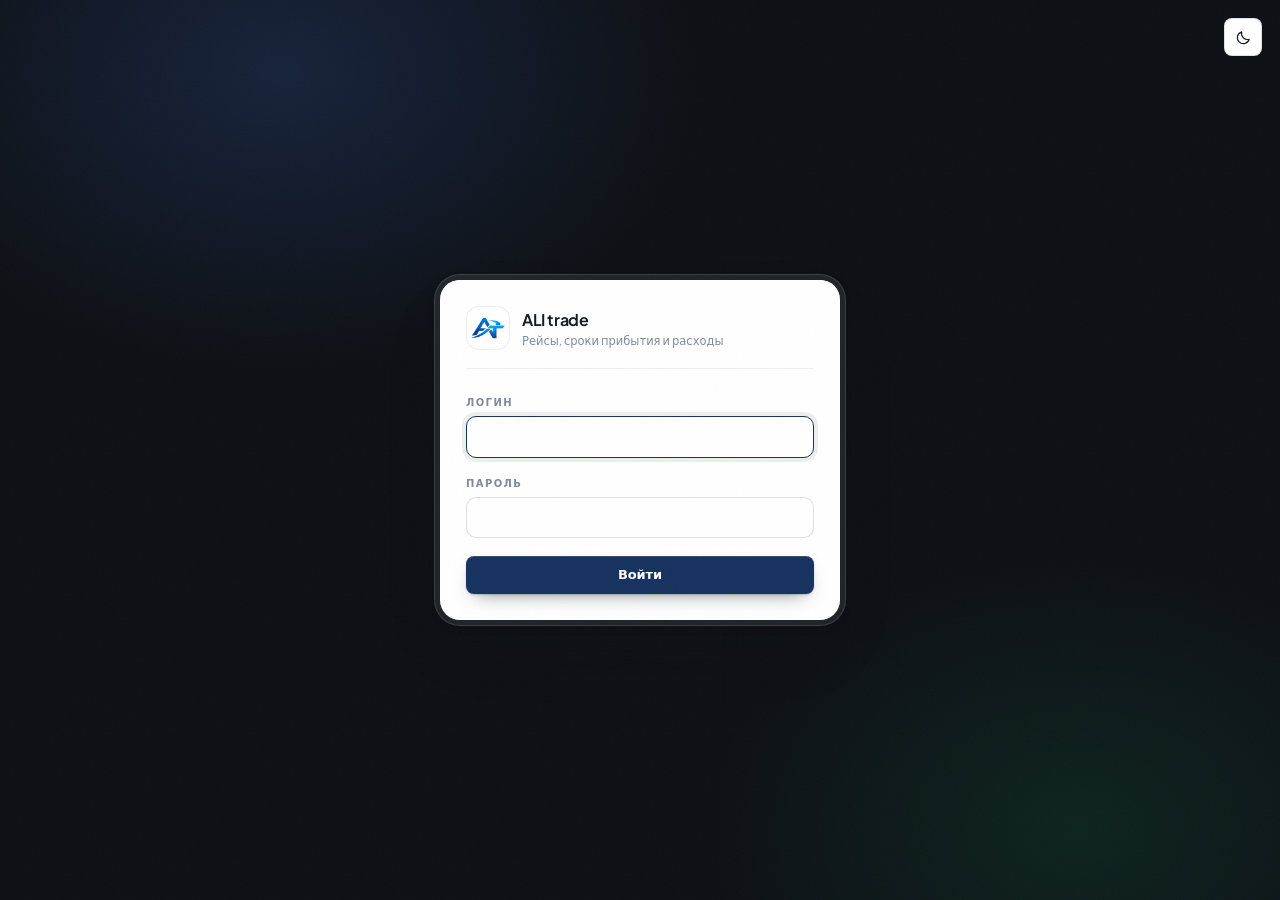
<file: frontend/points.html>
<!DOCTYPE html>
<html lang="ru">
  <head>
    <meta charset="utf-8" />
    <meta name="viewport" content="width=device-width, initial-scale=1, viewport-fit=cover" />
    <title>Точки — ALI trade</title>
    <link rel="preconnect" href="https://fonts.googleapis.com" />
    <link rel="preconnect" href="https://fonts.gstatic.com" crossorigin />
    <link
      href="https://fonts.googleapis.com/css2?family=Plus+Jakarta+Sans:wght@400;500;600;700&amp;family=JetBrains+Mono:wght@500;600&amp;display=swap"
      rel="stylesheet"
    />
    <link rel="icon" href="assets/logo.png" />
    <link rel="stylesheet" href="css/styles.css" />
    <script src="js/config.js"></script>
  </head>
  <body>
    <div class="app-shell">
      <aside class="sidebar" id="app-sidebar">
        <a class="sidebar__brand" href="dashboard.html">
          <span class="sidebar__mark" id="app-logo" data-icon="truck" data-icon-size="16"></span>
          <span class="sidebar__title" id="app-name">ALI trade</span>
        </a>

        <nav class="sidebar__nav" aria-label="Основная навигация">
          <div class="sidebar__section">Работа</div>
          <a class="sidebar__link" href="dashboard.html" data-icon="dashboard" data-icon-size="17"><span>Панель</span></a>
          <a class="sidebar__link" href="deliveries.html" data-icon="truck" data-icon-size="17"><span>Рейсы</span></a>
          <a class="sidebar__link" href="sheet.html" data-icon="grid" data-icon-size="17"><span>Таблица</span></a>
          <a class="sidebar__link" href="expenses.html" data-icon="receipt" data-icon-size="17"><span>Расходы</span></a>
          <a class="sidebar__link" href="rates.html" data-icon="coins" data-icon-size="17"><span>Курсы валют</span></a>
          <div class="sidebar__admin">
            <div class="sidebar__section">Администрирование</div>
            <a class="sidebar__link" href="reports.html" data-icon="chart" data-icon-size="17"><span>Отчёты</span></a>
            <a class="sidebar__link" href="points.html" data-icon="pin" data-icon-size="17" aria-current="page"><span>Точки</span></a>
            <a class="sidebar__link" href="users.html" data-icon="users" data-icon-size="17"><span>Сотрудники</span></a>
            <a class="sidebar__link" href="settings.html" data-icon="sliders" data-icon-size="17"><span>Справочники</span></a>
            <a class="sidebar__link" href="audit.html" data-icon="history" data-icon-size="17"><span>Журнал действий</span></a>
          </div>
        </nav>

        <div class="sidebar__footer">
          <div class="sidebar__user">
            <span class="sidebar__user-name" id="sidebar-user-name"></span>
            <span class="sidebar__user-role" id="sidebar-user-role"></span>
          </div>
          <button class="sidebar__logout" type="button" id="sidebar-logout" data-icon="logout" data-icon-size="15">
            <span>Выйти</span>
          </button>
        </div>
      </aside>

      <div class="app-body">
        <header class="topbar" id="app-header"></header>

        <main class="app-main">
      <div class="page-header">
        <div>
          <h1>Точки</h1>
        </div>
        <button class="btn btn--primary btn--cta-add" type="button" id="btn-new"><span>Добавить точку</span></button>
      </div>

      <section class="card">
        <div class="card__title">
          <h2>Справочник точек</h2>
          <label class="checkbox">
            <input type="checkbox" id="show-inactive" />
            Показывать отключённые
          </label>
        </div>
        <div id="points"></div>
      </section>
        </main>
      </div>
    </div>

    <div class="modal" id="point-modal" role="dialog" aria-modal="true" aria-labelledby="point-modal-title" hidden>
      <div class="modal__dialog">
        <div class="modal__header">
          <h2 id="point-modal-title">Новая точка</h2>
          <button class="btn btn--sm btn--icon" type="button" data-close aria-label="Закрыть" data-icon="close"></button>
        </div>
        <form id="point-form" novalidate>
          <input type="hidden" name="id" />
          <div class="form-grid form-grid--2">
            <div class="field">
              <label class="field__label" for="p-name">Название *</label>
              <input id="p-name" name="name" type="text" required placeholder="Бишкек" />
            </div>
            <div class="field">
              <label class="field__label" for="p-phone">Телефон</label>
              <input id="p-phone" name="phone" type="tel" placeholder="+996 555 000 000" />
            </div>
            <div class="field field--span-2">
              <label class="field__label" for="p-address">Адрес</label>
              <input id="p-address" name="address" type="text" placeholder="г. Бишкек, склад №1" />
            </div>
            <div class="field field--span-2">
              <label class="field__label" for="p-description">Описание</label>
              <textarea id="p-description" name="description" rows="2"></textarea>
            </div>
            <div class="field field--span-2">
              <label class="checkbox">
                <input id="p-active" name="is_active" type="checkbox" checked />
                Точка активна
              </label>
            </div>
          </div>
          <div class="modal__footer">
            <button class="btn" type="button" data-close>Отмена</button>
            <button class="btn btn--primary" type="submit" id="point-submit">Сохранить</button>
          </div>
        </form>
      </div>
    </div>

    <script type="module" src="js/pages/points.js"></script>
  </body>
</html>
</file>
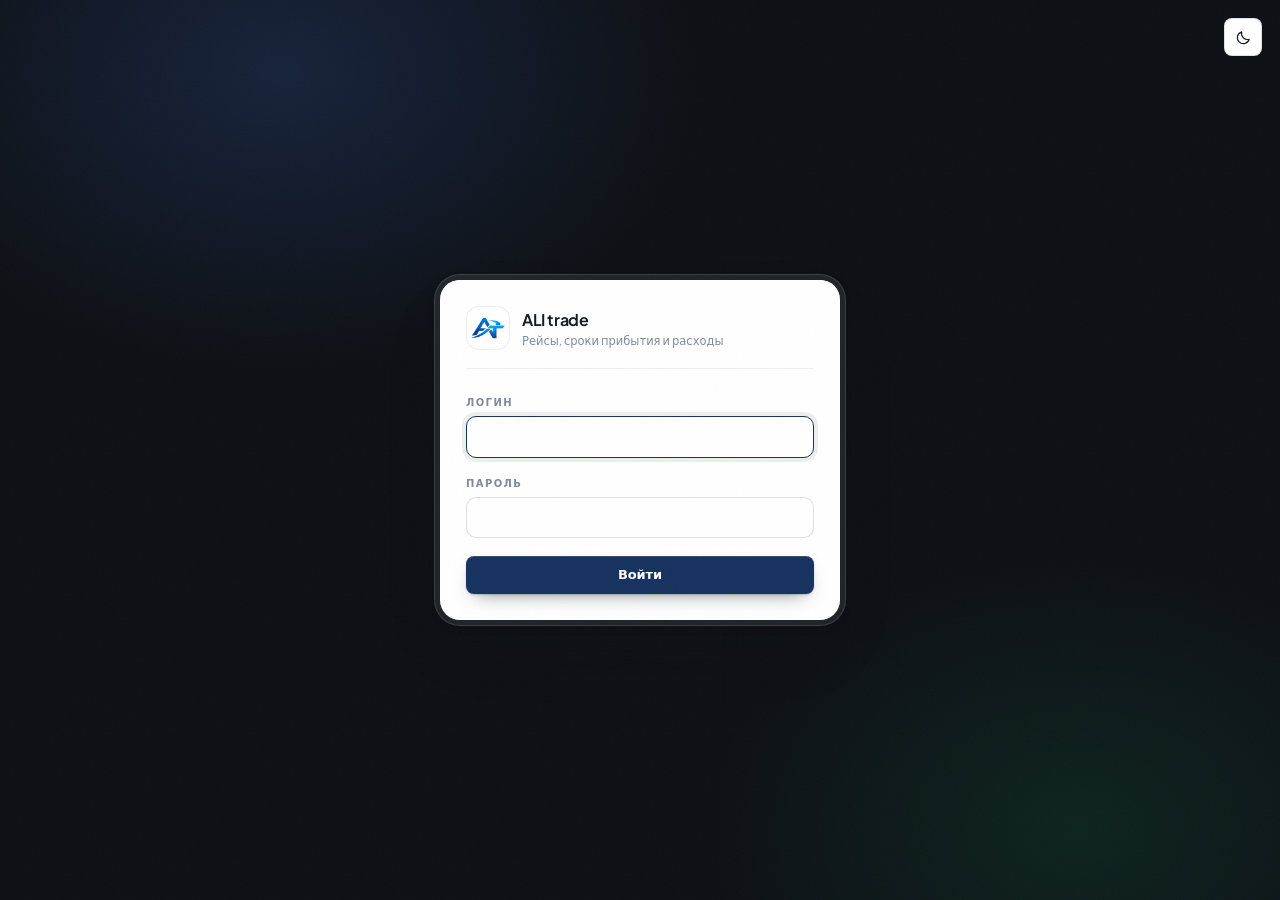
<file: frontend/rates.html>
<!DOCTYPE html>
<html lang="ru">
  <head>
    <meta charset="utf-8" />
    <meta name="viewport" content="width=device-width, initial-scale=1, viewport-fit=cover" />
    <title>Курсы валют — ALI trade</title>
    <link rel="preconnect" href="https://fonts.googleapis.com" />
    <link rel="preconnect" href="https://fonts.gstatic.com" crossorigin />
    <link
      href="https://fonts.googleapis.com/css2?family=Plus+Jakarta+Sans:wght@400;500;600;700&amp;family=JetBrains+Mono:wght@500;600&amp;display=swap"
      rel="stylesheet"
    />
    <link rel="icon" href="assets/logo.png" />
    <link rel="stylesheet" href="css/styles.css" />
    <script src="js/config.js"></script>
  </head>
  <body>
    <div class="app-shell">
      <aside class="sidebar" id="app-sidebar">
        <a class="sidebar__brand" href="dashboard.html">
          <span class="sidebar__mark" id="app-logo" data-icon="truck" data-icon-size="16"></span>
          <span class="sidebar__title" id="app-name">ALI trade</span>
        </a>

        <nav class="sidebar__nav" aria-label="Основная навигация">
          <div class="sidebar__section">Работа</div>
          <a class="sidebar__link" href="dashboard.html" data-icon="dashboard" data-icon-size="17"><span>Панель</span></a>
          <a class="sidebar__link" href="deliveries.html" data-icon="truck" data-icon-size="17"><span>Рейсы</span></a>
          <a class="sidebar__link" href="sheet.html" data-icon="grid" data-icon-size="17"><span>Таблица</span></a>
          <a class="sidebar__link" href="expenses.html" data-icon="receipt" data-icon-size="17"><span>Расходы</span></a>
          <a class="sidebar__link" href="rates.html" data-icon="coins" data-icon-size="17" aria-current="page"><span>Курсы валют</span></a>
          <div class="sidebar__admin">
            <div class="sidebar__section">Администрирование</div>
            <a class="sidebar__link" href="reports.html" data-icon="chart" data-icon-size="17"><span>Отчёты</span></a>
            <a class="sidebar__link" href="points.html" data-icon="pin" data-icon-size="17"><span>Точки</span></a>
            <a class="sidebar__link" href="users.html" data-icon="users" data-icon-size="17"><span>Сотрудники</span></a>
            <a class="sidebar__link" href="settings.html" data-icon="sliders" data-icon-size="17"><span>Справочники</span></a>
            <a class="sidebar__link" href="audit.html" data-icon="history" data-icon-size="17"><span>Журнал действий</span></a>
          </div>
        </nav>

        <div class="sidebar__footer">
          <div class="sidebar__user">
            <span class="sidebar__user-name" id="sidebar-user-name"></span>
            <span class="sidebar__user-role" id="sidebar-user-role"></span>
          </div>
          <button class="sidebar__logout" type="button" id="sidebar-logout" data-icon="logout" data-icon-size="15">
            <span>Выйти</span>
          </button>
        </div>
      </aside>

      <div class="app-body">
        <header class="topbar" id="app-header"></header>

        <main class="app-main">
          <div class="page-header">
            <h1>Курсы валют</h1>
            <button class="btn btn--primary" type="button" id="btn-save" data-icon="check">
              <span>Сохранить курсы</span>
            </button>
          </div>

          <section class="card">
            <div class="card__title">
              <h2>Сколько сомов стоит одна единица валюты</h2>
              <span class="cell-muted" id="updated-info"></span>
            </div>
            <p class="cell-muted">
              По этим курсам расходы в разных валютах сводятся к одной сумме в сомах —
              на панели, в списке расходов, в карточке рейса и в отчётах.
              Сом является базовой валютой, его курс всегда равен единице.
            </p>
            <div id="rates"></div>
          </section>

          <section class="card">
            <div class="card__title"><h2>Быстрый пересчёт</h2></div>
            <form id="calc-form">
              <div class="form-grid form-grid--3">
                <div class="field">
                  <label class="field__label" for="calc-amount">Сумма</label>
                  <input id="calc-amount" name="amount" type="number" min="0" step="0.01" value="100" />
                </div>
                <div class="field">
                  <label class="field__label" for="calc-currency">Валюта</label>
                  <select id="calc-currency" name="currency"></select>
                </div>
                <div class="field">
                  <span class="field__label">Итого в сомах</span>
                  <output class="calc__result" id="calc-result">—</output>
                </div>
              </div>
            </form>
          </section>
        </main>
      </div>
    </div>

    <script type="module" src="js/pages/rates.js"></script>
  </body>
</html>
</file>
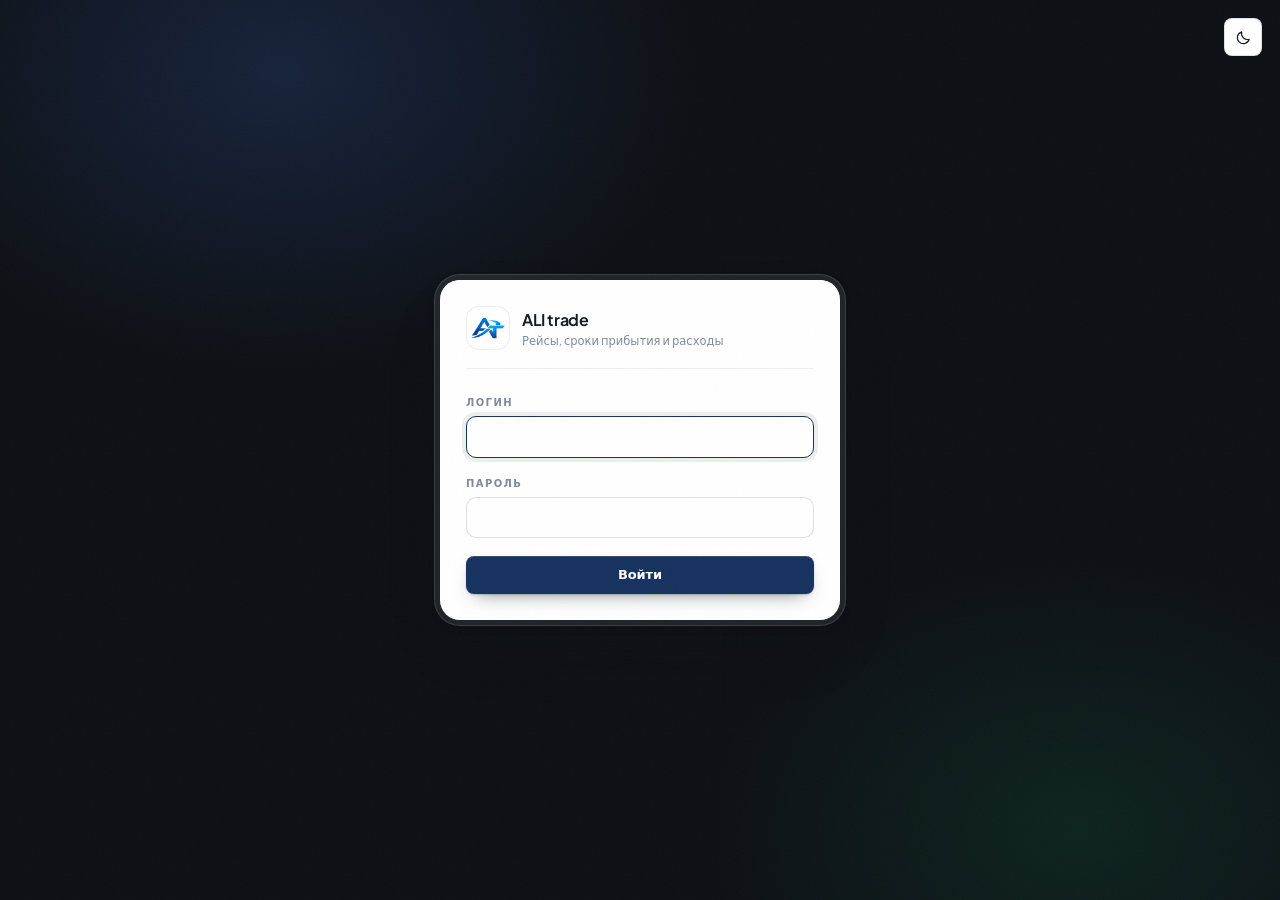
<file: frontend/reports.html>
<!DOCTYPE html>
<html lang="ru">
  <head>
    <meta charset="utf-8" />
    <meta name="viewport" content="width=device-width, initial-scale=1, viewport-fit=cover" />
    <title>Отчёты — ALI trade</title>
    <link rel="preconnect" href="https://fonts.googleapis.com" />
    <link rel="preconnect" href="https://fonts.gstatic.com" crossorigin />
    <link
      href="https://fonts.googleapis.com/css2?family=Plus+Jakarta+Sans:wght@400;500;600;700&amp;family=JetBrains+Mono:wght@500;600&amp;display=swap"
      rel="stylesheet"
    />
    <link rel="icon" href="assets/logo.png" />
    <link rel="stylesheet" href="css/styles.css" />
    <script src="js/config.js"></script>
  </head>
  <body>
    <div class="app-shell">
      <aside class="sidebar" id="app-sidebar">
        <a class="sidebar__brand" href="dashboard.html">
          <span class="sidebar__mark" id="app-logo" data-icon="truck" data-icon-size="16"></span>
          <span class="sidebar__title" id="app-name">ALI trade</span>
        </a>

        <nav class="sidebar__nav" aria-label="Основная навигация">
          <div class="sidebar__section">Работа</div>
          <a class="sidebar__link" href="dashboard.html" data-icon="dashboard" data-icon-size="17"><span>Панель</span></a>
          <a class="sidebar__link" href="deliveries.html" data-icon="truck" data-icon-size="17"><span>Рейсы</span></a>
          <a class="sidebar__link" href="sheet.html" data-icon="grid" data-icon-size="17"><span>Таблица</span></a>
          <a class="sidebar__link" href="expenses.html" data-icon="receipt" data-icon-size="17"><span>Расходы</span></a>
          <a class="sidebar__link" href="rates.html" data-icon="coins" data-icon-size="17"><span>Курсы валют</span></a>
          <div class="sidebar__admin">
            <div class="sidebar__section">Администрирование</div>
            <a class="sidebar__link" href="reports.html" data-icon="chart" data-icon-size="17" aria-current="page"><span>Отчёты</span></a>
            <a class="sidebar__link" href="points.html" data-icon="pin" data-icon-size="17"><span>Точки</span></a>
            <a class="sidebar__link" href="users.html" data-icon="users" data-icon-size="17"><span>Сотрудники</span></a>
            <a class="sidebar__link" href="settings.html" data-icon="sliders" data-icon-size="17"><span>Справочники</span></a>
            <a class="sidebar__link" href="audit.html" data-icon="history" data-icon-size="17"><span>Журнал действий</span></a>
          </div>
        </nav>

        <div class="sidebar__footer">
          <div class="sidebar__user">
            <span class="sidebar__user-name" id="sidebar-user-name"></span>
            <span class="sidebar__user-role" id="sidebar-user-role"></span>
          </div>
          <button class="sidebar__logout" type="button" id="sidebar-logout" data-icon="logout" data-icon-size="15">
            <span>Выйти</span>
          </button>
        </div>
      </aside>

      <div class="app-body">
        <header class="topbar" id="app-header"></header>

        <main class="app-main">
      <div class="page-header">
        <div>
          <h1>Отчёты</h1>
        </div>
        <div class="btn-group">
          <button class="btn" type="button" id="export-deliveries" data-icon="download"><span>Рейсы в Excel</span></button>
          <button class="btn" type="button" id="export-expenses" data-icon="download"><span>Расходы в Excel</span></button>
        </div>
      </div>

      <section class="card filters">
        <h2 class="card__title">Период и фильтры</h2>
        <form id="filters-form">
          <div class="form-grid form-grid--4">
            <div class="field">
              <label class="field__label" for="f-date-from">Период с</label>
              <input id="f-date-from" name="date_from" type="date" />
            </div>
            <div class="field">
              <label class="field__label" for="f-date-to">по</label>
              <input id="f-date-to" name="date_to" type="date" />
            </div>
            <div class="field">
              <label class="field__label" for="f-point-from">Откуда</label>
              <select id="f-point-from" name="point_from"></select>
            </div>
            <div class="field">
              <label class="field__label" for="f-point-to">Куда</label>
              <select id="f-point-to" name="point_to"></select>
            </div>
            <div class="field">
              <label class="field__label" for="f-vehicle">Номер машины</label>
              <input id="f-vehicle" name="vehicle_number" type="search" />
            </div>
            <div class="field filters__actions">
              <div class="btn-group">
                <button class="btn btn--primary" type="submit">Показать</button>
                <button class="btn" type="reset" id="btn-reset">Сбросить</button>
              </div>
            </div>
          </div>
        </form>
      </section>

      <div class="stats" id="summary"></div>

      <section class="card">
        <div class="card__title"><h2>Расходы по типам</h2></div>
        <div id="by-type"></div>
      </section>

      <section class="card">
        <div class="card__title"><h2>Расходы по плательщикам</h2></div>
        <div id="by-payer"></div>
      </section>

      <section class="card">
        <div class="card__title"><h2>Расходы по машинам</h2></div>
        <div id="by-vehicle"></div>
      </section>

      <section class="card">
        <div class="card__title"><h2>Расходы по рейсам</h2></div>
        <div id="by-delivery"></div>
      </section>

      <section class="card">
        <div class="card__title"><h2>Маршруты</h2></div>
        <div id="by-route"></div>
      </section>

      <section class="card">
        <div class="card__title"><h2>Активность сотрудников</h2></div>
        <div id="by-employee"></div>
      </section>
        </main>
      </div>
    </div>

    <script type="module" src="js/pages/reports.js"></script>
  </body>
</html>
</file>
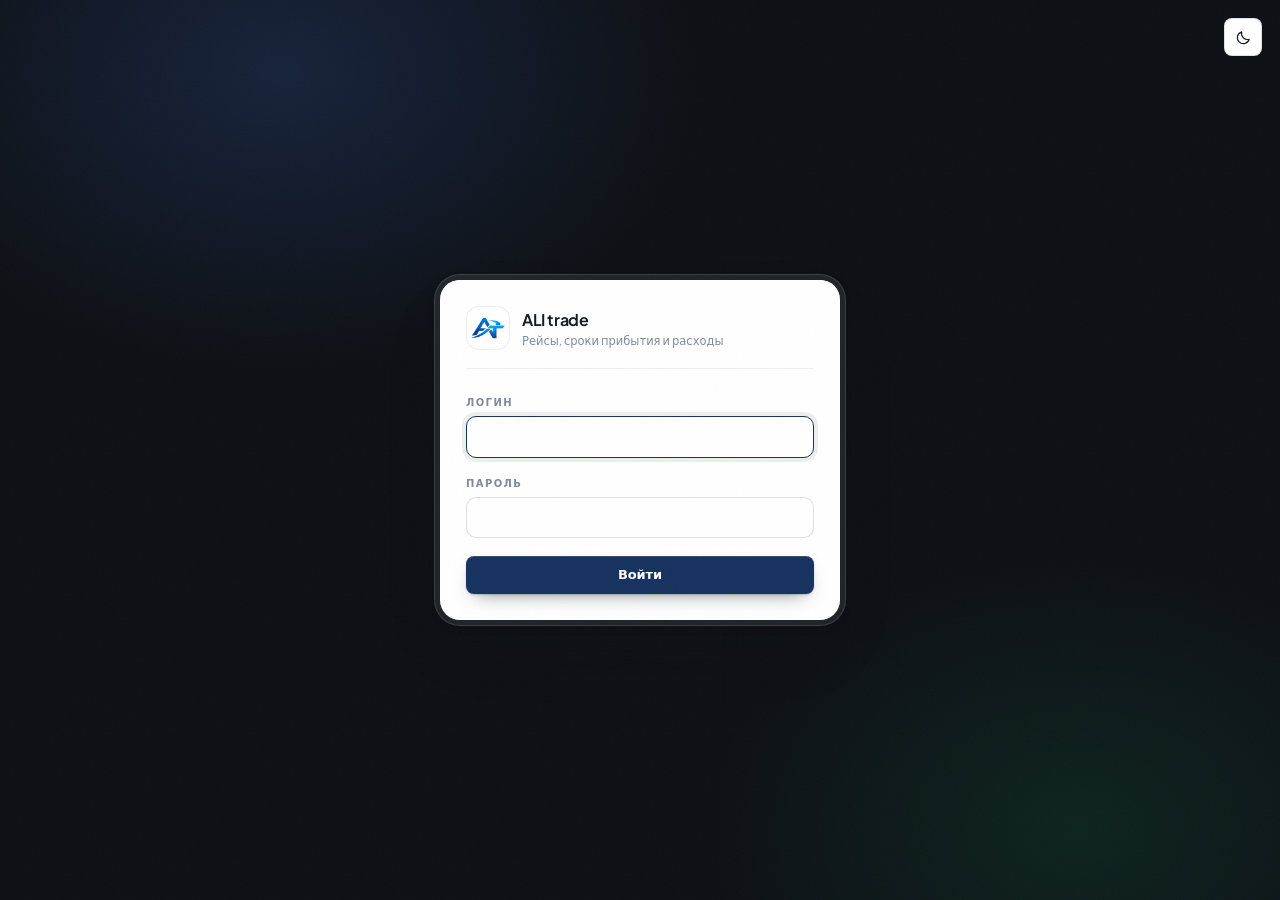
<file: frontend/settings.html>
<!DOCTYPE html>
<html lang="ru">
  <head>
    <meta charset="utf-8" />
    <meta name="viewport" content="width=device-width, initial-scale=1, viewport-fit=cover" />
    <title>Справочники — ALI trade</title>
    <link rel="preconnect" href="https://fonts.googleapis.com" />
    <link rel="preconnect" href="https://fonts.gstatic.com" crossorigin />
    <link
      href="https://fonts.googleapis.com/css2?family=Plus+Jakarta+Sans:wght@400;500;600;700&amp;family=JetBrains+Mono:wght@500;600&amp;display=swap"
      rel="stylesheet"
    />
    <link rel="icon" href="assets/logo.png" />
    <link rel="stylesheet" href="css/styles.css" />
    <script src="js/config.js"></script>
  </head>
  <body>
    <div class="app-shell">
      <aside class="sidebar" id="app-sidebar">
        <a class="sidebar__brand" href="dashboard.html">
          <span class="sidebar__mark" id="app-logo" data-icon="truck" data-icon-size="16"></span>
          <span class="sidebar__title" id="app-name">ALI trade</span>
        </a>

        <nav class="sidebar__nav" aria-label="Основная навигация">
          <div class="sidebar__section">Работа</div>
          <a class="sidebar__link" href="dashboard.html" data-icon="dashboard" data-icon-size="17"><span>Панель</span></a>
          <a class="sidebar__link" href="deliveries.html" data-icon="truck" data-icon-size="17"><span>Рейсы</span></a>
          <a class="sidebar__link" href="sheet.html" data-icon="grid" data-icon-size="17"><span>Таблица</span></a>
          <a class="sidebar__link" href="expenses.html" data-icon="receipt" data-icon-size="17"><span>Расходы</span></a>
          <a class="sidebar__link" href="rates.html" data-icon="coins" data-icon-size="17"><span>Курсы валют</span></a>
          <div class="sidebar__admin">
            <div class="sidebar__section">Администрирование</div>
            <a class="sidebar__link" href="reports.html" data-icon="chart" data-icon-size="17"><span>Отчёты</span></a>
            <a class="sidebar__link" href="points.html" data-icon="pin" data-icon-size="17"><span>Точки</span></a>
            <a class="sidebar__link" href="users.html" data-icon="users" data-icon-size="17"><span>Сотрудники</span></a>
            <a class="sidebar__link" href="settings.html" data-icon="sliders" data-icon-size="17" aria-current="page"><span>Справочники</span></a>
            <a class="sidebar__link" href="audit.html" data-icon="history" data-icon-size="17"><span>Журнал действий</span></a>
          </div>
        </nav>

        <div class="sidebar__footer">
          <div class="sidebar__user">
            <span class="sidebar__user-name" id="sidebar-user-name"></span>
            <span class="sidebar__user-role" id="sidebar-user-role"></span>
          </div>
          <button class="sidebar__logout" type="button" id="sidebar-logout" data-icon="logout" data-icon-size="15">
            <span>Выйти</span>
          </button>
        </div>
      </aside>

      <div class="app-body">
        <header class="topbar" id="app-header"></header>

        <main class="app-main">
      <div class="page-header">
        <div>
          <h1>Справочники и правила</h1>
        </div>
        <button class="btn btn--primary btn--cta-add" type="button" id="btn-new-type"><span>Добавить тип расхода</span></button>
      </div>

      <section class="card">
        <div class="card__title"><h2>Типы расходов</h2></div>
        <p class="cell-muted">Новые типы добавляются без изменения логики системы.</p>
        <div id="types"></div>
      </section>

      <section class="card">
        <div class="card__title"><h2>Правило определения плательщика</h2></div>
        <p class="cell-muted">
          Применяется, когда сотрудник не выбрал плательщика вручную. Пример: расход больше 50 USD оплачивает Китай.
        </p>
        <form id="settings-form">
          <div class="form-grid form-grid--3">
            <div class="field field--span-2">
              <label class="checkbox">
                <input id="s-enabled" name="auto_payer_enabled" type="checkbox" />
                Правило включено
              </label>
            </div>
            <div class="field">
              <label class="field__label" for="s-threshold">Порог суммы</label>
              <input id="s-threshold" name="threshold_amount" type="number" min="0" step="0.01" />
            </div>
            <div class="field">
              <label class="field__label" for="s-currency">Валюта порога</label>
              <select id="s-currency" name="threshold_currency"></select>
            </div>
            <div class="field">
              <label class="field__label" for="s-above">Плательщик свыше порога</label>
              <select id="s-above" name="payer_above"></select>
            </div>
            <div class="field">
              <label class="field__label" for="s-below">Плательщик до порога</label>
              <select id="s-below" name="payer_below"></select>
            </div>
          </div>
          <div class="btn-group">
            <button class="btn btn--primary" type="submit" id="settings-submit">Сохранить правило</button>
          </div>
        </form>
      </section>
        </main>
      </div>
    </div>

    <div class="modal" id="type-modal" role="dialog" aria-modal="true" aria-labelledby="type-modal-title" hidden>
      <div class="modal__dialog">
        <div class="modal__header">
          <h2 id="type-modal-title">Новый тип расхода</h2>
          <button class="btn btn--sm btn--icon" type="button" data-close aria-label="Закрыть" data-icon="close"></button>
        </div>
        <form id="type-form" novalidate>
          <input type="hidden" name="id" />
          <div class="form-grid form-grid--2">
            <div class="field">
              <label class="field__label" for="t-name">Название *</label>
              <input id="t-name" name="name" type="text" required placeholder="Дополнительный сбор" />
            </div>
            <div class="field">
              <label class="field__label" for="t-order">Порядок</label>
              <input id="t-order" name="sort_order" type="number" min="0" max="32000" value="100" />
            </div>
            <div class="field field--span-2">
              <label class="checkbox">
                <input id="t-active" name="is_active" type="checkbox" checked />
                Тип активен
              </label>
            </div>
          </div>
          <div class="modal__footer">
            <button class="btn" type="button" data-close>Отмена</button>
            <button class="btn btn--primary" type="submit" id="type-submit">Сохранить</button>
          </div>
        </form>
      </div>
    </div>

    <script type="module" src="js/pages/settings.js"></script>
  </body>
</html>
</file>
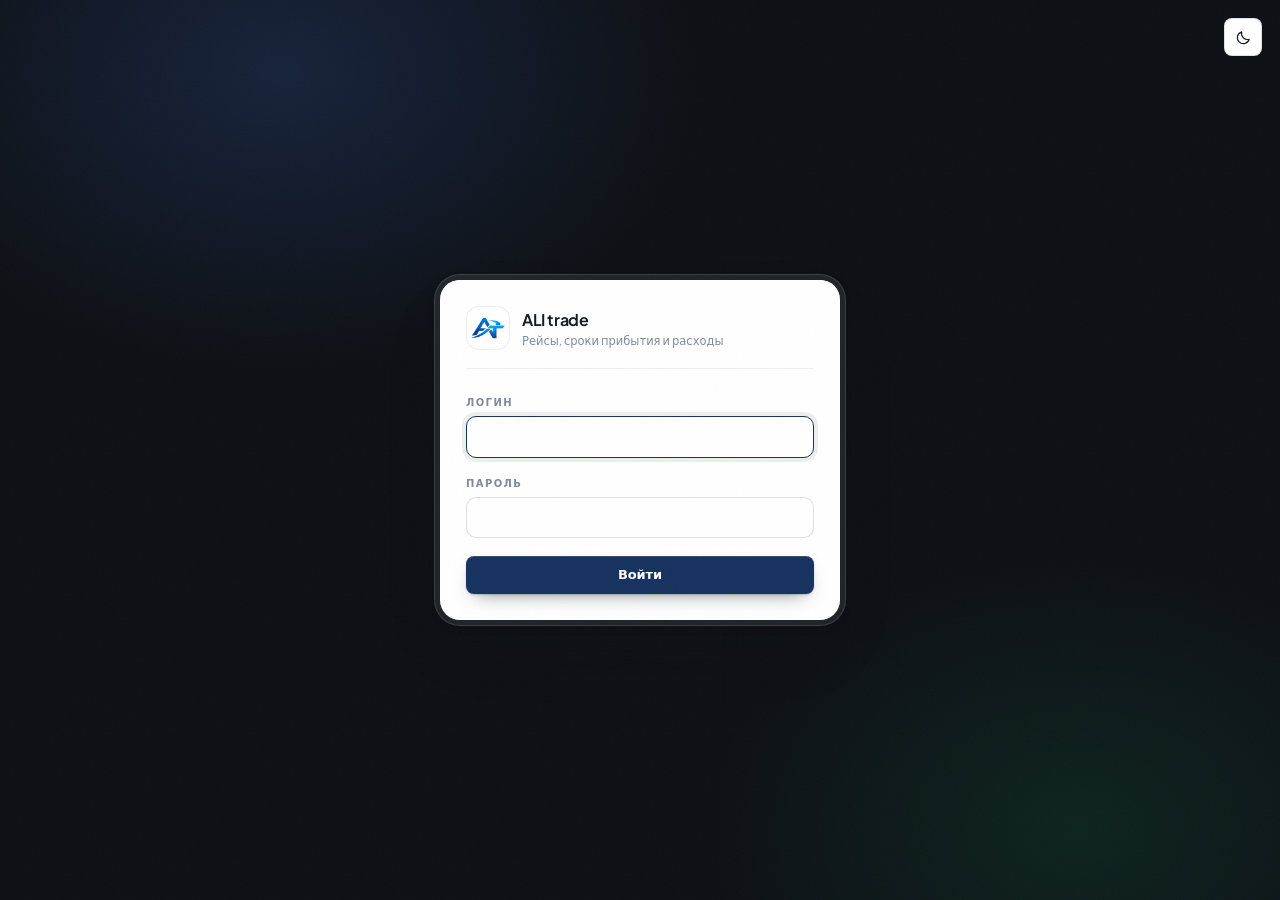
<file: frontend/sheet.html>
<!DOCTYPE html>
<html lang="ru">
  <head>
    <meta charset="utf-8" />
    <meta name="viewport" content="width=device-width, initial-scale=1, viewport-fit=cover" />
    <title>Таблица — ALI trade</title>
    <link rel="preconnect" href="https://fonts.googleapis.com" />
    <link rel="preconnect" href="https://fonts.gstatic.com" crossorigin />
    <link
      href="https://fonts.googleapis.com/css2?family=Plus+Jakarta+Sans:wght@400;500;600;700&amp;family=JetBrains+Mono:wght@500;600&amp;display=swap"
      rel="stylesheet"
    />
    <link rel="icon" href="assets/logo.png" />
    <link rel="stylesheet" href="css/styles.css" />
    <script src="js/config.js"></script>
  </head>
  <body>
    <div class="app-shell">
      <aside class="sidebar" id="app-sidebar">
        <a class="sidebar__brand" href="dashboard.html">
          <span class="sidebar__mark" id="app-logo" data-icon="truck" data-icon-size="16"></span>
          <span class="sidebar__title" id="app-name">ALI trade</span>
        </a>

        <nav class="sidebar__nav" aria-label="Основная навигация">
          <div class="sidebar__section">Работа</div>
          <a class="sidebar__link" href="dashboard.html" data-icon="dashboard" data-icon-size="17"><span>Панель</span></a>
          <a class="sidebar__link" href="deliveries.html" data-icon="truck" data-icon-size="17"><span>Рейсы</span></a>
          <a class="sidebar__link" href="sheet.html" data-icon="grid" data-icon-size="17" aria-current="page"><span>Таблица</span></a>
          <a class="sidebar__link" href="expenses.html" data-icon="receipt" data-icon-size="17"><span>Расходы</span></a>
          <a class="sidebar__link" href="rates.html" data-icon="coins" data-icon-size="17"><span>Курсы валют</span></a>
          <div class="sidebar__admin">
            <div class="sidebar__section">Администрирование</div>
            <a class="sidebar__link" href="reports.html" data-icon="chart" data-icon-size="17"><span>Отчёты</span></a>
            <a class="sidebar__link" href="points.html" data-icon="pin" data-icon-size="17"><span>Точки</span></a>
            <a class="sidebar__link" href="users.html" data-icon="users" data-icon-size="17"><span>Сотрудники</span></a>
            <a class="sidebar__link" href="settings.html" data-icon="sliders" data-icon-size="17"><span>Справочники</span></a>
            <a class="sidebar__link" href="audit.html" data-icon="history" data-icon-size="17"><span>Журнал действий</span></a>
          </div>
        </nav>

        <div class="sidebar__footer">
          <div class="sidebar__user">
            <span class="sidebar__user-name" id="sidebar-user-name"></span>
            <span class="sidebar__user-role" id="sidebar-user-role"></span>
          </div>
          <button class="sidebar__logout" type="button" id="sidebar-logout" data-icon="logout" data-icon-size="15">
            <span>Выйти</span>
          </button>
        </div>
      </aside>

      <div class="app-body">
        <header class="topbar" id="app-header"></header>

        <main class="app-main">
      <div class="page-header">
        <div>
          <h1>Таблица</h1>
          <p class="page-header__meta" id="sheet-status"></p>
        </div>
        <div class="btn-group">
          <a class="btn" href="deliveries.html"><span>Обычный вид</span></a>
        </div>
      </div>

      <section class="card">
        <div class="sheet-toolbar">
          <div class="field field--inline">
            <label class="field__label" for="sheet-state">Показать</label>
            <select id="sheet-state">
              <option value="">Все рейсы</option>
              <option value="active">Активные</option>
              <option value="in_transit">В пути</option>
              <option value="overdue">Просроченные</option>
              <option value="arrived">Прибывшие</option>
            </select>
          </div>
        </div>

        <div id="sheet" role="grid" aria-label="Рейсы"></div>

        <div class="sheet-footer">
          <button class="btn" type="button" id="sheet-more" hidden>Показать ещё</button>
        </div>
      </section>
        </main>
      </div>
    </div>

    <script type="module" src="js/pages/sheet.js"></script>
  </body>
</html>
</file>
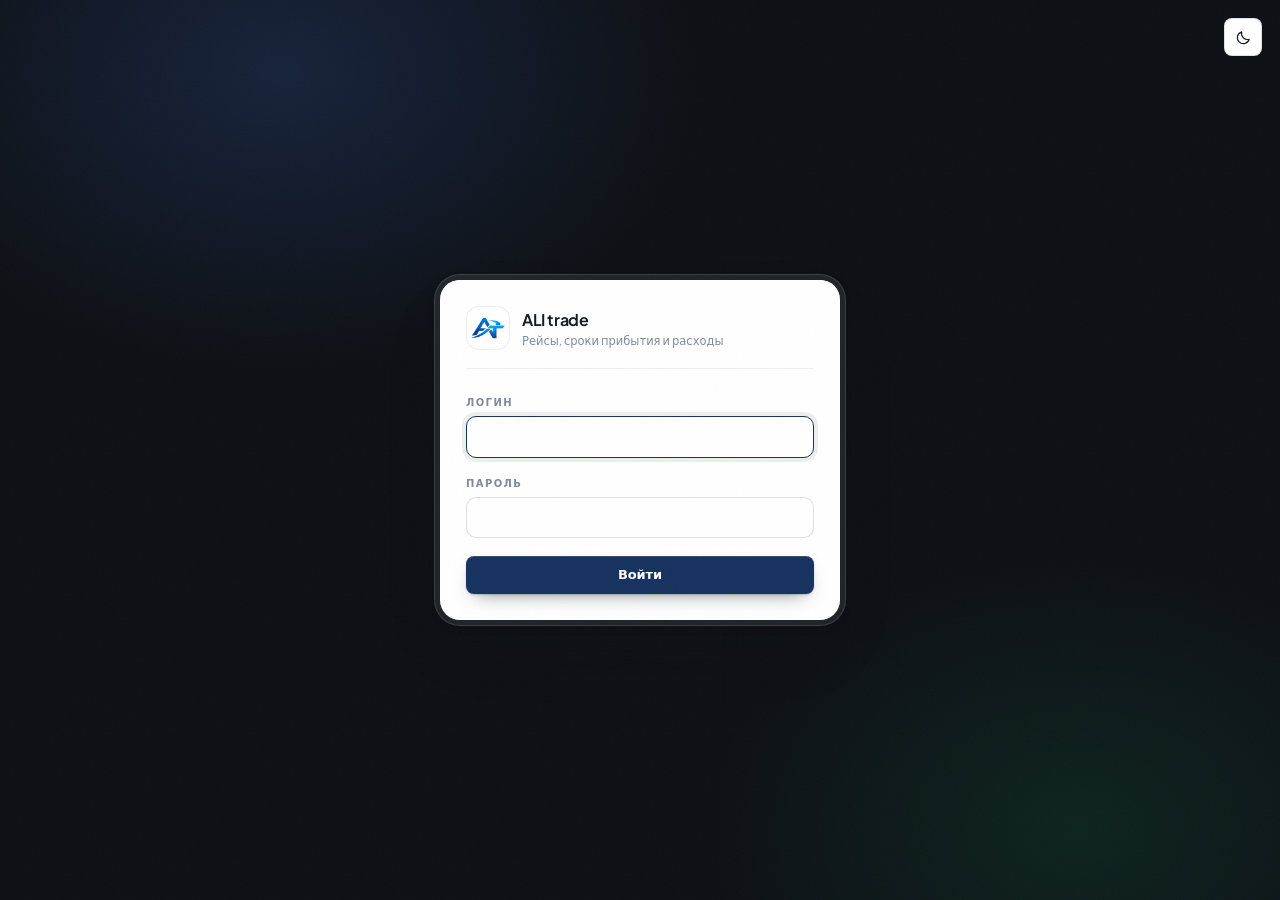
<file: frontend/users.html>
<!DOCTYPE html>
<html lang="ru">
  <head>
    <meta charset="utf-8" />
    <meta name="viewport" content="width=device-width, initial-scale=1, viewport-fit=cover" />
    <title>Сотрудники — ALI trade</title>
    <link rel="preconnect" href="https://fonts.googleapis.com" />
    <link rel="preconnect" href="https://fonts.gstatic.com" crossorigin />
    <link
      href="https://fonts.googleapis.com/css2?family=Plus+Jakarta+Sans:wght@400;500;600;700&amp;family=JetBrains+Mono:wght@500;600&amp;display=swap"
      rel="stylesheet"
    />
    <link rel="icon" href="assets/logo.png" />
    <link rel="stylesheet" href="css/styles.css" />
    <script src="js/config.js"></script>
  </head>
  <body>
    <div class="app-shell">
      <aside class="sidebar" id="app-sidebar">
        <a class="sidebar__brand" href="dashboard.html">
          <span class="sidebar__mark" id="app-logo" data-icon="truck" data-icon-size="16"></span>
          <span class="sidebar__title" id="app-name">ALI trade</span>
        </a>

        <nav class="sidebar__nav" aria-label="Основная навигация">
          <div class="sidebar__section">Работа</div>
          <a class="sidebar__link" href="dashboard.html" data-icon="dashboard" data-icon-size="17"><span>Панель</span></a>
          <a class="sidebar__link" href="deliveries.html" data-icon="truck" data-icon-size="17"><span>Рейсы</span></a>
          <a class="sidebar__link" href="sheet.html" data-icon="grid" data-icon-size="17"><span>Таблица</span></a>
          <a class="sidebar__link" href="expenses.html" data-icon="receipt" data-icon-size="17"><span>Расходы</span></a>
          <a class="sidebar__link" href="rates.html" data-icon="coins" data-icon-size="17"><span>Курсы валют</span></a>
          <div class="sidebar__admin">
            <div class="sidebar__section">Администрирование</div>
            <a class="sidebar__link" href="reports.html" data-icon="chart" data-icon-size="17"><span>Отчёты</span></a>
            <a class="sidebar__link" href="points.html" data-icon="pin" data-icon-size="17"><span>Точки</span></a>
            <a class="sidebar__link" href="users.html" data-icon="users" data-icon-size="17" aria-current="page"><span>Сотрудники</span></a>
            <a class="sidebar__link" href="settings.html" data-icon="sliders" data-icon-size="17"><span>Справочники</span></a>
            <a class="sidebar__link" href="audit.html" data-icon="history" data-icon-size="17"><span>Журнал действий</span></a>
          </div>
        </nav>

        <div class="sidebar__footer">
          <div class="sidebar__user">
            <span class="sidebar__user-name" id="sidebar-user-name"></span>
            <span class="sidebar__user-role" id="sidebar-user-role"></span>
          </div>
          <button class="sidebar__logout" type="button" id="sidebar-logout" data-icon="logout" data-icon-size="15">
            <span>Выйти</span>
          </button>
        </div>
      </aside>

      <div class="app-body">
        <header class="topbar" id="app-header"></header>

        <main class="app-main">
      <div class="page-header">
        <div>
          <h1>Сотрудники</h1>
        </div>
        <button class="btn btn--primary btn--cta-add" type="button" id="btn-new"><span>Добавить сотрудника</span></button>
      </div>

      <section class="card">
        <div class="card__title">
          <h2>Учётные записи</h2>
          <form id="search-form" class="inline-search">
            <label class="visually-hidden" for="u-search">Поиск сотрудника</label>
            <input id="u-search" name="search" type="search" placeholder="Имя или логин" />
            <button class="btn" type="submit">Найти</button>
          </form>
        </div>
        <div id="users"></div>
      </section>
        </main>
      </div>
    </div>

    <div class="modal" id="user-modal" role="dialog" aria-modal="true" aria-labelledby="user-modal-title" hidden>
      <div class="modal__dialog">
        <div class="modal__header">
          <h2 id="user-modal-title">Новый сотрудник</h2>
          <button class="btn btn--sm btn--icon" type="button" data-close aria-label="Закрыть" data-icon="close"></button>
        </div>
        <form id="user-form" novalidate>
          <input type="hidden" name="id" />
          <div class="form-grid form-grid--2">
            <div class="field">
              <label class="field__label" for="u-name">ФИО *</label>
              <input id="u-name" name="full_name" type="text" required />
            </div>
            <div class="field">
              <label class="field__label" for="u-login">Логин *</label>
              <input id="u-login" name="login" type="text" required autocomplete="off" />
              <span class="field__hint">Латиница, цифры, точка, дефис — от 3 символов</span>
            </div>
            <div class="field">
              <label class="field__label" for="u-phone">Телефон</label>
              <input id="u-phone" name="phone" type="tel" />
            </div>
            <div class="field">
              <label class="field__label" for="u-role">Роль *</label>
              <select id="u-role" name="role">
                <option value="EMPLOYEE">Сотрудник</option>
                <option value="ADMIN">Администратор</option>
              </select>
            </div>
            <div class="field field--span-2">
              <label class="field__label" for="u-password">Пароль</label>
              <input id="u-password" name="password" type="password" autocomplete="new-password" minlength="6" />
              <span class="field__hint" id="password-hint">Не менее 6 символов</span>
            </div>
            <div class="field field--span-2">
              <label class="checkbox">
                <input id="u-active" name="is_active" type="checkbox" checked />
                Учётная запись активна
              </label>
            </div>
          </div>
          <div class="modal__footer">
            <button class="btn" type="button" data-close>Отмена</button>
            <button class="btn btn--primary" type="submit" id="user-submit">Сохранить</button>
          </div>
        </form>
      </div>
    </div>

    <script type="module" src="js/pages/users.js"></script>
  </body>
</html>
</file>
<file: frontend/css/styles.css>
/* ==========================================================================
   Система учёта рейсов — дизайн-система v2.
   Архетип: Soft Structuralism — светлые поверхности, вложенная («double-bezel»)
   архитектура карточек, диффузные тени, крупная гротескная типографика.
   Плотность рабочих таблиц сохранена: это инструмент, а не витрина.
   Mobile-first: базовые правила для телефона, медиазапросы расширяют вверх.
   ========================================================================== */

/* ============================== Токены =================================== */

:root {
  /* Поверхности */
  --bg: #efefec;
  --surface: #ffffff;
  --surface-2: #fafaf9;
  --surface-3: #f4f4f2;

  /* Оболочки и хайрлайны вместо серых бордеров */
  --shell: rgba(17, 20, 24, 0.035);
  --shell-strong: rgba(17, 20, 24, 0.06);
  --hairline: rgba(17, 20, 24, 0.07);
  --hairline-strong: rgba(17, 20, 24, 0.13);

  /* Текст */
  --text: #131a24;
  --text-secondary: #4a5563;
  --text-muted: #7f8b9c;

  /* Боковая панель — глубокий тёмно-синий */
  --nav-bg: #141821;
  --nav-bg-2: #1b2029;
  --nav-hairline: rgba(255, 255, 255, 0.08);
  --nav-text: #9aa3b2;
  --nav-text-active: #ffffff;
  --nav-hover: rgba(255, 255, 255, 0.05);
  --nav-active: rgba(255, 255, 255, 0.09);

  /* Акценты — приглушённые, без «конфетных» тонов */
  --accent: #16325f;
  --accent-hover: #0e2145;
  --link: #2f5aa8;
  --danger: #a8271c;
  --danger-bg: #fdf1ef;
  --danger-border: rgba(168, 39, 28, 0.2);
  --warning: #a45b07;
  --warning-bg: #fdf6ec;
  --warning-border: rgba(164, 91, 7, 0.2);
  --success: #10684a;
  --success-bg: #eef7f2;
  --success-border: rgba(16, 104, 74, 0.2);
  --info-bg: #eff2f7;

  /* Типографика */
  --font: "Plus Jakarta Sans", ui-sans-serif, system-ui, "Segoe UI", sans-serif;
  --font-mono: "JetBrains Mono", ui-monospace, "Cascadia Mono", Consolas, monospace;
  --fs-xs: 11.5px;
  --fs-sm: 13px;
  --fs-md: 14px;
  --fs-lg: 16px;
  --fs-xl: 22px;
  --fs-2xl: 30px;

  /* Ритм */
  --sp-1: 4px;
  --sp-2: 8px;
  --sp-3: 12px;
  --sp-4: 18px;
  --sp-5: 26px;
  --sp-6: 38px;
  --sp-7: 56px;

  /* Геометрия: squircle-радиусы, концентричные при вложении */
  --bezel: 6px;
  --radius: 10px;
  --radius-lg: 18px;
  --radius-xl: 26px;
  --radius-inner: calc(var(--radius-lg) - var(--bezel));
  --radius-inner-xl: calc(var(--radius-xl) - var(--bezel));

  /* Диффузные тени: несколько слоёв, ни одной жёсткой */
  --shadow-xs: 0 1px 2px rgba(17, 20, 24, 0.04);
  --shadow: 0 1px 2px rgba(17, 20, 24, 0.035), 0 8px 24px -14px rgba(17, 20, 24, 0.14);
  --shadow-md: 0 2px 4px rgba(17, 20, 24, 0.04), 0 16px 40px -20px rgba(17, 20, 24, 0.2);
  --shadow-lg: 0 4px 8px rgba(17, 20, 24, 0.05), 0 32px 64px -28px rgba(17, 20, 24, 0.3);
  --shadow-nav: 0 8px 32px -12px rgba(17, 20, 24, 0.35), 0 2px 8px -4px rgba(17, 20, 24, 0.2);

  /* Движение: короткие переходы — интерфейс отзывается сразу, не «плывёт» */
  --ease: ease;
  --ease-soft: ease;
  --dur-fast: 120ms;
  --dur: 180ms;
  --dur-slow: 220ms;

  --sidebar-w: 244px;
  --gutter: 10px;
  --topbar-h: 56px;
}

*,
*::before,
*::after {
  box-sizing: border-box;
}

html,
body {
  height: 100%;
}

body {
  margin: 0;
  font-family: var(--font);
  font-size: var(--fs-md);
  line-height: 1.5;
  color: var(--text);
  background: var(--bg);
  background-image:
    radial-gradient(60rem 40rem at 82% -8%, rgba(28, 34, 45, 0.06), transparent 62%),
    radial-gradient(48rem 34rem at -6% 8%, rgba(20, 24, 33, 0.05), transparent 58%);
  background-attachment: fixed;
  -webkit-font-smoothing: antialiased;
  text-rendering: optimizeLegibility;
}

h1,
h2,
h3 {
  line-height: 1.35;
  margin: 0;
  font-weight: 650;
  line-height: 1.18;
  letter-spacing: -0.025em;
}

h1 {
  font-size: var(--fs-xl);
  letter-spacing: -0.035em;
}

h2 {
  font-size: var(--fs-lg);
}

p {
  margin: 0 0 var(--sp-2);
}

a {
  color: var(--link);
  text-decoration: none;
  transition: color var(--dur-fast) var(--ease), opacity var(--dur-fast) var(--ease);
}

a:hover {
  text-decoration: none;
  opacity: 0.72;
}

:focus-visible {
  outline: 2px solid var(--link);
  outline-offset: 2px;
  border-radius: var(--radius);
}

.visually-hidden {
  position: absolute;
  width: 1px;
  height: 1px;
  padding: 0;
  margin: -1px;
  overflow: hidden;
  clip: rect(0 0 0 0);
  white-space: nowrap;
  border: 0;
}

/* Плёночное зерно: фиксированный слой, не влияет на скролл и события */
body::after {
  content: "";
  position: fixed;
  inset: 0;
  z-index: 90;
  pointer-events: none;
  opacity: 0.03;
  background-image: url("data:image/svg+xml;charset=utf-8,%3Csvg xmlns='http://www.w3.org/2000/svg' width='140' height='140'%3E%3Cfilter id='n'%3E%3CfeTurbulence type='fractalNoise' baseFrequency='0.85' numOctaves='3'/%3E%3C/filter%3E%3Crect width='140' height='140' filter='url(%23n)'/%3E%3C/svg%3E");
}

/* ======================= Появление при прокрутке ========================= */

[data-reveal] {
  opacity: 0;
  transform: translate3d(0, 6px, 0);
  transition:
    opacity var(--dur) var(--ease),
    transform var(--dur) var(--ease);
  transition-delay: var(--reveal-delay, 0ms);
  will-change: transform, opacity;
}

[data-reveal="in"] {
  opacity: 1;
  transform: translate3d(0, 0, 0);
  will-change: auto;
}


/* ============================ Тёмная тема ================================
   Переопределяются только токены — все компоненты наследуют их автоматически.
   ======================================================================== */

:root[data-theme="dark"] {
  color-scheme: dark;

  --bg: #0e1116;
  --surface: #171b22;
  --surface-2: #1c212a;
  --surface-3: #212733;

  --shell: rgba(255, 255, 255, 0.03);
  --shell-strong: rgba(255, 255, 255, 0.07);
  --hairline: rgba(255, 255, 255, 0.09);
  --hairline-strong: rgba(255, 255, 255, 0.16);

  --text: #e7eaef;
  --text-secondary: #b3bac5;
  --text-muted: #8b94a1;

  --nav-bg: #0b0e13;
  --nav-bg-2: #121620;
  --nav-text: #99a2b0;
  --nav-hover: rgba(255, 255, 255, 0.06);
  --nav-active: rgba(255, 255, 255, 0.11);

  --accent: #1e3f78;
  --accent-hover: #27508f;
  --link: #7ba7ec;

  --danger: #f28b82;
  --danger-bg: rgba(242, 139, 130, 0.12);
  --danger-border: rgba(242, 139, 130, 0.32);
  --warning: #e8a556;
  --warning-bg: rgba(232, 165, 86, 0.12);
  --warning-border: rgba(232, 165, 86, 0.32);
  --success: #6dd3a8;
  --success-bg: rgba(109, 211, 168, 0.12);
  --success-border: rgba(109, 211, 168, 0.3);
  --info-bg: rgba(123, 167, 236, 0.12);

  --shadow-xs: 0 1px 2px rgba(0, 0, 0, 0.4);
  --shadow: 0 1px 2px rgba(0, 0, 0, 0.4), 0 8px 24px -14px rgba(0, 0, 0, 0.7);
  --shadow-md: 0 2px 4px rgba(0, 0, 0, 0.45), 0 16px 40px -20px rgba(0, 0, 0, 0.8);
  --shadow-lg: 0 4px 8px rgba(0, 0, 0, 0.5), 0 32px 64px -28px rgba(0, 0, 0, 0.9);
  --shadow-nav: 0 8px 32px -12px rgba(0, 0, 0, 0.75);
}

:root[data-theme="dark"] body {
  background-image:
    radial-gradient(60rem 40rem at 82% -8%, rgba(123, 167, 236, 0.05), transparent 62%),
    radial-gradient(48rem 34rem at -6% 8%, rgba(255, 255, 255, 0.03), transparent 58%);
}

/* Полупрозрачная верхняя строка в тёмной теме */
:root[data-theme="dark"] .topbar {
  background: rgba(23, 27, 34, 0.88);
}

/* Кнопка-акцент в тёмной теме должна оставаться читаемой */
:root[data-theme="dark"] .btn--primary {
  color: #f2f5f9;
}

/* Подсветка строк таблицы — приглушённая, чтобы текст не терялся */
:root[data-theme="dark"] .table-row--red td {
  background: rgba(242, 139, 130, 0.1);
}

:root[data-theme="dark"] .table-row--orange td {
  background: rgba(232, 165, 86, 0.1);
}

:root[data-theme="dark"] .login-page {
  background: var(--nav-bg);
}

/* В тёмной теме у стрелки списка тот же значок, только светлее.
   Градиентами её рисовать нельзя: без background-size они заливают всё поле. */
:root[data-theme="dark"] select {
  background-image: url("data:image/svg+xml;charset=utf-8,%3Csvg xmlns='http://www.w3.org/2000/svg' width='12' height='12' viewBox='0 0 24 24' fill='none' stroke='%23b3bac5' stroke-width='2' stroke-linecap='round' stroke-linejoin='round'%3E%3Cpath d='m6 9 6 6 6-6'/%3E%3C/svg%3E");
}

:root[data-theme="dark"] select option {
  background: var(--surface-2);
  color: var(--text);
}

:root[data-theme="dark"] select option:checked {
  background: var(--surface-3);
  color: #fff;
}

.topbar__theme {
  margin-left: auto;
  flex-shrink: 0;
}

/* ============================== Каркас =================================== */

.app-shell {
  display: flex;
  min-height: 100dvh;
}

.sidebar {
  position: fixed;
  z-index: 60;
  top: 0;
  bottom: 0;
  left: 0;
  display: flex;
  flex-direction: column;
  width: var(--sidebar-w);
  background: var(--nav-bg);
  border-right: 1px solid rgba(255, 255, 255, 0.08);
  box-shadow: var(--shadow-nav);
  transform: translate3d(-100%, 0, 0);
  /* Уведённая за край панель не должна ловить фокус и щелчки: одного сдвига
     для этого мало, нужна именно visibility. */
  visibility: hidden;
  transition: transform var(--dur) var(--ease), visibility 0s linear var(--dur);
}

/* Вертикальный градиент фона панели */
.sidebar::before {
  content: "";
  position: absolute;
  inset: 0;
  background: linear-gradient(180deg, var(--nav-bg-2), var(--nav-bg));
  pointer-events: none;
}

.sidebar > * {
  position: relative;
  z-index: 1;
}

.sidebar--open {
  transform: translate3d(0, 0, 0);
  visibility: visible;
  transition: transform var(--dur) var(--ease), visibility 0s;
}

.sidebar__brand {
  display: flex;
  align-items: center;
  gap: var(--sp-3);
  padding: var(--sp-4) var(--sp-4) var(--sp-3);
  color: #fff;
  text-decoration: none;
  flex-shrink: 0;
  transition: opacity var(--dur-fast) var(--ease);
}

.sidebar__brand:hover {
  text-decoration: none;
  opacity: 0.82;
}

.sidebar__mark {
  display: grid;
  place-items: center;
  width: 34px;
  height: 34px;
  border-radius: 12px;
  background: linear-gradient(180deg, rgba(255, 255, 255, 0.14), rgba(255, 255, 255, 0.06));
  box-shadow: inset 0 1px 0 rgba(255, 255, 255, 0.22), 0 2px 8px -3px rgba(0, 0, 0, 0.6);
  color: #fff;
  flex-shrink: 0;
}

/* Логотип компании: вписывается в квадрат знака, фон убирается */
.brand-logo {
  width: 100%;
  height: 100%;
  object-fit: contain;
  display: block;
}

.brand-mark--image {
  background: transparent;
  box-shadow: none;
  overflow: hidden;
}

.sidebar__mark.brand-mark--image {
  width: 34px;
  height: 34px;
  border-radius: 8px;
  background: #fff;
  padding: 2px;
}

.login-card__mark.brand-mark--image {
  width: 44px;
  height: 44px;
  background: #fff;
  padding: 2px;
  box-shadow: inset 0 0 0 1px var(--hairline);
}

.sidebar__title {
  font-size: var(--fs-md);
  font-weight: 650;
  letter-spacing: -0.02em;
}

.sidebar__nav {
  flex: 1;
  padding: var(--sp-2) var(--sp-3) var(--sp-3);
  overflow-y: auto;
  scrollbar-width: thin;
  scrollbar-color: rgba(255, 255, 255, 0.14) transparent;
}

.sidebar__section {
  padding: var(--sp-4) var(--sp-3) var(--sp-2);
  font-size: 10px;
  font-weight: 600;
  letter-spacing: 0.18em;
  text-transform: uppercase;
  color: rgba(255, 255, 255, 0.34);
}

.sidebar__link {
  position: relative;
  display: flex;
  align-items: center;
  gap: var(--sp-3);
  padding: 9px var(--sp-3);
  margin-bottom: 1px;
  border-radius: 0;
  border-left: 2px solid transparent;
  color: var(--nav-text);
  font-size: var(--fs-sm);
  font-weight: 500;
  text-decoration: none;
  transition:
    background-color var(--dur) var(--ease),
    color var(--dur) var(--ease),
    transform var(--dur) var(--ease);
}

.sidebar__link svg {
  opacity: 0.7;
  transition: opacity var(--dur) var(--ease);
  flex-shrink: 0;
}

/* Место под иконку держим заранее: SVG подставляется скриптом, и без резерва
   пункты меню в первый кадр стоят без отступа, а затем прыгают вправо. */
.sidebar__link[data-icon]:not([data-icon-ready])::before,
.sidebar__logout[data-icon]:not([data-icon-ready])::before,
.btn[data-icon]:not([data-icon-ready])::before {
  content: "";
  display: block;
  width: 17px;
  height: 17px;
  flex-shrink: 0;
}

.sidebar__link:hover {
  background: var(--nav-hover);
  color: #e9ecf1;
  text-decoration: none;
  transform: translate3d(2px, 0, 0);
}

.sidebar__link:hover svg {
  opacity: 1;
}

.sidebar__link[aria-current="page"] {
  background: var(--nav-active);
  color: var(--nav-text-active);
  font-weight: 600;
}

.sidebar__link[aria-current="page"] svg {
  opacity: 1;
}

/* Метка активного пункта — полоса у левого края */
.sidebar__link[aria-current="page"] {
  border-left-color: #ffffff;
}

/* Административный раздел меню виден только администратору.
   Роль проставляется в <html> до отрисовки, поэтому мельканий нет. */
:root:not([data-role="ADMIN"]) .sidebar__admin {
  display: none;
}

.sidebar__footer {
  padding: var(--sp-3) var(--sp-2);
  margin: 0 var(--bezel) var(--bezel);
  border-top: 1px solid var(--nav-hairline);
  flex-shrink: 0;
}

.sidebar__user {
  display: flex;
  flex-direction: column;
  gap: 1px;
  margin-bottom: var(--sp-3);
  padding: 0 var(--sp-2);
}

.sidebar__user-name {
  font-size: var(--fs-sm);
  color: #eef0f4;
  font-weight: 600;
  letter-spacing: -0.01em;
}

.sidebar__user-role {
  font-size: 10px;
  color: rgba(255, 255, 255, 0.36);
  text-transform: uppercase;
  letter-spacing: 0.14em;
}

.sidebar__logout {
  display: flex;
  align-items: center;
  justify-content: center;
  gap: var(--sp-2);
  width: 100%;
  padding: 9px var(--sp-3);
  font: inherit;
  font-size: var(--fs-sm);
  font-weight: 500;
  color: var(--nav-text);
  background: rgba(255, 255, 255, 0.04);
  border: 1px solid var(--nav-hairline);
  border-radius: 8px;
  cursor: pointer;
  transition:
    background-color var(--dur) var(--ease),
    color var(--dur) var(--ease),
    transform var(--dur-fast) var(--ease);
}

.sidebar__logout:hover {
  background: rgba(255, 255, 255, 0.09);
  color: #fff;
}

.sidebar__logout:active {
  transform: scale(0.97);
}

/* Затемнение под панелью гаснет и зажигается ровно столько же, сколько едет
   сама панель. Через display оно возникало скачком — отсюда «мигающий» кадр.
   Размытие здесь не ставим: на телефоне оно перерисовывает весь экран. */
.sidebar-overlay {
  position: fixed;
  inset: 0;
  z-index: 55;
  background: rgba(17, 20, 24, 0.52);
  opacity: 0;
  pointer-events: none;
  transition: opacity var(--dur) var(--ease);
}

.sidebar-overlay--visible {
  opacity: 1;
  pointer-events: auto;
}

@keyframes overlay-in {
  from {
    opacity: 0;
  }
}

.sidebar-overlay[hidden] {
  display: none;
}

.app-body {
  flex: 1;
  min-width: 0;
  display: flex;
  flex-direction: column;
}

/* Верхняя строка — прямоугольная, прижата к краям контента */
.topbar {
  position: sticky;
  top: 0;
  z-index: 40;
  display: flex;
  align-items: center;
  gap: var(--sp-3);
  min-height: var(--topbar-h);
  padding: var(--sp-2) var(--sp-4);
  background: rgba(255, 255, 255, 0.86);
  backdrop-filter: blur(18px) saturate(160%);
  -webkit-backdrop-filter: blur(18px) saturate(160%);
  border-bottom: 1px solid var(--hairline);
}

.topbar__menu {
  display: inline-flex;
  align-items: center;
  justify-content: center;
  width: 36px;
  height: 36px;
  padding: 0;
  color: var(--text);
  background: var(--shell);
  border: none;
  border-radius: 8px;
  cursor: pointer;
  flex-shrink: 0;
  transition: background-color var(--dur) var(--ease), transform var(--dur-fast) var(--ease);
}

.topbar__menu:hover {
  background: var(--shell-strong);
}

.topbar__menu:active {
  transform: scale(0.94);
}

/* Гамбургер, перетекающий в «X» */
.burger {
  position: relative;
  display: block;
  width: 16px;
  height: 10px;
}

.burger span {
  position: absolute;
  left: 0;
  width: 100%;
  height: 1.5px;
  border-radius: 2px;
  background: currentColor;
  transition: transform var(--dur) var(--ease);
}

.burger span:first-child {
  top: 0;
}

.burger span:last-child {
  bottom: 0;
}

.topbar__menu[aria-expanded="true"] .burger span:first-child {
  transform: translate3d(0, 4.25px, 0) rotate(45deg);
}

.topbar__menu[aria-expanded="true"] .burger span:last-child {
  transform: translate3d(0, -4.25px, 0) rotate(-45deg);
}

.topbar__search {
  display: flex;
  align-items: center;
  gap: var(--sp-2);
  flex: 1;
  max-width: 520px;
}

.search-field {
  position: relative;
  flex: 1;
  display: flex;
  align-items: center;
}

.search-field svg {
  position: absolute;
  left: 14px;
  color: var(--text-muted);
  pointer-events: none;
  transition: color var(--dur) var(--ease);
}

.search-field:focus-within svg {
  color: var(--text);
}

/* Селектор с атрибутом — иначе общее правило полей ниже по файлу
   перебивает отступ, и текст заезжает под иконку лупы. */
.search-field input[type="search"] {
  padding-left: 38px;
  background: var(--surface-3);
  border-color: transparent;
}

.search-field input[type="search"]:focus {
  background: var(--surface);
}

.app-main {
  flex: 1;
  width: 100%;
  max-width: 1520px;
  padding: var(--sp-5) var(--sp-4) var(--sp-7);
}

@media (min-width: 1024px) {
  :root {
    --gutter: 14px;
  }

  .sidebar {
    transform: translate3d(0, 0, 0);
    visibility: visible;
  }

  .app-body {
    margin-left: var(--sidebar-w);
  }

  .topbar__menu:not(.topbar__theme),
  .sidebar-overlay {
    display: none !important;
  }

  .topbar {
    padding: var(--sp-2) var(--sp-5);
  }

  .app-main {
    padding: var(--sp-6) var(--sp-5) var(--sp-7);
  }
}

/* Мобильное меню: панель едет целиком, содержимое внутри не мигает.
   Прежний вариант проявлял ссылки по очереди — панель уже на месте, а пункты
   ещё прозрачные, из-за чего открытие читалось как мигание. */
@media (max-width: 1023px) {
  .sidebar {
    will-change: transform;
  }

  /* Пока меню открыто, фон под ним не прокручивается */
  body.has-menu-open {
    overflow: hidden;
  }
}

.page-header {
  display: flex;
  flex-wrap: wrap;
  gap: var(--sp-3);
  align-items: flex-end;
  justify-content: space-between;
  margin-bottom: var(--sp-5);
}

.page-header h1 {
  font-size: clamp(24px, 3.2vw, 34px);
}

.page-header__meta {
  font-size: var(--fs-sm);
  color: var(--text-muted);
}


/* ====================== Блоки: вложенная архитектура ===================== */

/* Внешняя оболочка + внутреннее ядро на псевдоэлементе: «стекло в оправе» */
.card {
  position: relative;
  isolation: isolate;
  padding: calc(var(--sp-4) + var(--bezel));
  margin-bottom: var(--sp-4);
  background: var(--shell);
  border-radius: var(--radius-xl);
  box-shadow: var(--shadow), inset 0 0 0 1px var(--hairline);
}

.card::before {
  content: "";
  position: absolute;
  inset: var(--bezel);
  z-index: -1;
  border-radius: var(--radius-inner-xl);
  background: var(--surface);
  box-shadow: inset 0 1px 0 rgba(255, 255, 255, 0.9), 0 1px 2px rgba(17, 20, 24, 0.04);
}

.card__title {
  display: flex;
  align-items: center;
  justify-content: space-between;
  gap: var(--sp-3);
  flex-wrap: wrap;
  padding-bottom: var(--sp-3);
  margin-bottom: var(--sp-4);
  border-bottom: 1px solid var(--hairline);
  font-size: var(--fs-lg);
  font-weight: 650;
  letter-spacing: -0.02em;
}

.stats {
  display: grid;
  grid-template-columns: repeat(auto-fit, minmax(190px, 1fr));
  gap: var(--sp-3);
  margin-bottom: var(--sp-5);
}

.stat {
  position: relative;
  isolation: isolate;
  padding: calc(var(--sp-4) + var(--bezel) - 2px);
  background: var(--shell);
  border-radius: var(--radius-xl);
  box-shadow: var(--shadow), inset 0 0 0 1px var(--hairline);
  transition: transform var(--dur) var(--ease), box-shadow var(--dur) var(--ease);
}

.stat::before {
  content: "";
  position: absolute;
  inset: var(--bezel);
  z-index: -1;
  border-radius: var(--radius-inner-xl);
  background: linear-gradient(180deg, var(--surface), var(--surface-2));
  box-shadow: inset 0 1px 0 rgba(255, 255, 255, 0.9), 0 1px 2px rgba(17, 20, 24, 0.04);
}

.stat:hover {
  transform: translate3d(0, -2px, 0);
  box-shadow: var(--shadow-md), inset 0 0 0 1px var(--hairline);
}

/* Индикатор состояния — мягкое свечение в углу, а не грубая полоса */
.stat::after {
  content: "";
  position: absolute;
  z-index: -1;
  top: var(--bezel);
  right: var(--bezel);
  width: 92px;
  height: 92px;
  border-radius: var(--radius-inner-xl);
  background: radial-gradient(circle at 82% 18%, var(--stat-glow, transparent), transparent 68%);
  pointer-events: none;
  opacity: 0.75;
}

.stat--danger {
  --stat-glow: rgba(168, 39, 28, 0.22);
}

.stat--warning {
  --stat-glow: rgba(164, 91, 7, 0.22);
}

.stat--success {
  --stat-glow: rgba(16, 104, 74, 0.2);
}

.stat--primary {
  --stat-glow: rgba(43, 74, 143, 0.18);
}

.stat__label {
  display: block;
  font-size: 10px;
  font-weight: 600;
  text-transform: uppercase;
  letter-spacing: 0.16em;
  color: var(--text-muted);
}

.stat__value {
  display: block;
  margin-top: var(--sp-2);
  font-size: var(--fs-2xl);
  font-weight: 650;
  letter-spacing: -0.04em;
  font-variant-numeric: tabular-nums;
  line-height: 1.05;
}

.stat__hint {
  display: block;
  margin-top: var(--sp-1);
  font-size: var(--fs-xs);
  color: var(--text-muted);
}

/* ============================== Кнопки =================================== */

.btn {
  position: relative;
  display: inline-flex;
  align-items: center;
  justify-content: center;
  gap: 7px;
  padding: 9px 16px;
  font: inherit;
  font-size: var(--fs-sm);
  font-weight: 600;
  letter-spacing: -0.01em;
  color: var(--text);
  background: var(--surface);
  border: none;
  border-radius: 8px;
  box-shadow: inset 0 0 0 1px var(--hairline-strong), var(--shadow-xs);
  cursor: pointer;
  text-decoration: none;
  white-space: nowrap;
  transition:
    background-color var(--dur) var(--ease),
    box-shadow var(--dur) var(--ease),
    transform var(--dur-fast) var(--ease),
    opacity var(--dur-fast) var(--ease);
}

.btn:hover:not(:disabled) {
  background: var(--surface-2);
  box-shadow: inset 0 0 0 1px var(--hairline-strong), var(--shadow);
  text-decoration: none;
  opacity: 1;
}

.btn:active:not(:disabled) {
  transform: scale(0.975);
}

.btn:disabled {
  opacity: 0.45;
  cursor: not-allowed;
}

.btn svg {
  flex-shrink: 0;
}

.btn--primary {
  background: var(--accent);
  color: #fff;
  box-shadow:
    inset 0 1px 0 rgba(255, 255, 255, 0.14),
    0 1px 2px rgba(17, 20, 24, 0.2),
    0 8px 20px -10px rgba(17, 20, 24, 0.6);
}

.btn--primary:hover:not(:disabled) {
  background: var(--accent-hover);
  box-shadow:
    inset 0 1px 0 rgba(255, 255, 255, 0.18),
    0 2px 4px rgba(17, 20, 24, 0.22),
    0 14px 28px -12px rgba(17, 20, 24, 0.7);
}

.btn--danger {
  color: var(--danger);
  background: var(--surface);
  box-shadow: inset 0 0 0 1px var(--danger-border), var(--shadow-xs);
}

.btn--danger:hover:not(:disabled) {
  background: var(--danger-bg);
  box-shadow: inset 0 0 0 1px rgba(168, 39, 28, 0.35), var(--shadow);
}

.btn--success {
  background: var(--success);
  color: #fff;
  box-shadow:
    inset 0 1px 0 rgba(255, 255, 255, 0.16),
    0 8px 20px -10px rgba(16, 104, 74, 0.7);
}

.btn--success:hover:not(:disabled) {
  background: #0c5239;
}

.btn--ghost {
  background: transparent;
  color: var(--text-secondary);
  box-shadow: none;
}

.btn--ghost:hover:not(:disabled) {
  background: var(--shell);
  box-shadow: none;
}

.btn--sm {
  padding: 6px 12px;
  font-size: var(--fs-xs);
}

.btn--icon {
  width: 34px;
  height: 34px;
  padding: 0;
}

.btn--block {
  width: 100%;
}

/* Ведущая иконка внутри собственного круга — «кнопка в кнопке» */
.btn--cta {
  padding-right: 6px;
}

.btn--cta::after {
  content: "";
  display: block;
  width: 26px;
  height: 26px;
  margin-left: 4px;
  border-radius: 50%;
  background-color: rgba(255, 255, 255, 0.14);
  background-image: url("data:image/svg+xml;charset=utf-8,%3Csvg xmlns='http://www.w3.org/2000/svg' width='14' height='14' viewBox='0 0 24 24' fill='none' stroke='%23ffffff' stroke-width='1.8' stroke-linecap='round' stroke-linejoin='round'%3E%3Cpath d='M7 17 17 7'/%3E%3Cpath d='M8 7h9v9'/%3E%3C/svg%3E");
  background-repeat: no-repeat;
  background-position: center;
  transition: transform var(--dur) var(--ease), background-color var(--dur) var(--ease);
}

.btn--cta:hover:not(:disabled)::after {
  transform: translate3d(2px, -1px, 0) scale(1.06);
  background-color: rgba(255, 255, 255, 0.22);
}

/* Та же оправа, но для действия «создать» */
.btn--cta-add {
  padding-right: 6px;
}

.btn--cta-add::after {
  content: "";
  display: block;
  width: 26px;
  height: 26px;
  margin-left: 4px;
  border-radius: 50%;
  background-color: rgba(255, 255, 255, 0.14);
  background-image: url("data:image/svg+xml;charset=utf-8,%3Csvg xmlns='http://www.w3.org/2000/svg' width='14' height='14' viewBox='0 0 24 24' fill='none' stroke='%23ffffff' stroke-width='1.9' stroke-linecap='round'%3E%3Cpath d='M12 5v14'/%3E%3Cpath d='M5 12h14'/%3E%3C/svg%3E");
  background-repeat: no-repeat;
  background-position: center;
  transition: transform var(--dur) var(--ease), background-color var(--dur) var(--ease);
}

.btn--cta-add:hover:not(:disabled)::after {
  transform: rotate(90deg) scale(1.06);
  background-color: rgba(255, 255, 255, 0.22);
}

.btn-group {
  display: flex;
  flex-wrap: wrap;
  gap: var(--sp-2);
}

/* =============================== Формы =================================== */

.form-grid {
  display: grid;
  grid-template-columns: minmax(0, 1fr);
  gap: var(--sp-4);
}

@media (min-width: 640px) {
  .form-grid--2 {
    grid-template-columns: repeat(2, minmax(0, 1fr));
  }

  .form-grid--3 {
    grid-template-columns: repeat(3, minmax(0, 1fr));
  }
}

@media (min-width: 1100px) {
  .form-grid--4 {
    grid-template-columns: repeat(4, minmax(0, 1fr));
  }
}

.field {
  display: flex;
  flex-direction: column;
  gap: 6px;
  min-width: 0;
}

.field__label {
  font-size: 10px;
  font-weight: 600;
  letter-spacing: 0.14em;
  text-transform: uppercase;
  color: var(--text-muted);
}

.field__hint {
  font-size: var(--fs-xs);
  color: var(--text-muted);
}

.field--span-2 {
  grid-column: 1 / -1;
}

input[type="text"],
input[type="password"],
input[type="number"],
input[type="search"],
input[type="tel"],
input[type="datetime-local"],
input[type="date"],
select,
textarea {
  width: 100%;
  padding: 10px 13px;
  font: inherit;
  font-size: var(--fs-sm);
  color: var(--text);
  background: var(--surface);
  border: 1px solid var(--hairline-strong);
  border-radius: var(--radius);
  transition:
    border-color var(--dur) var(--ease),
    box-shadow var(--dur) var(--ease),
    background-color var(--dur) var(--ease);
}

input::placeholder,
textarea::placeholder {
  color: var(--text-muted);
}

select,
input[type="checkbox"],
input[type="radio"] {
  accent-color: var(--accent);
}

select option {
  background: var(--surface);
  color: var(--text);
  padding: 8px 12px;
}

/* Выбранная опция — мягкая подложка, а не резкая заливка системным синим */
select option:checked {
  background: var(--info-bg);
  color: var(--text);
  font-weight: 600;
}

select option:disabled {
  color: var(--text-muted);
}

input:hover,
select:hover,
textarea:hover {
  border-color: rgba(17, 20, 24, 0.22);
}

input:focus,
select:focus,
textarea:focus {
  outline: none;
  border-color: var(--accent);
  box-shadow: 0 0 0 4px rgba(22, 24, 29, 0.07);
}

select {
  appearance: none;
  background-image: url("data:image/svg+xml;charset=utf-8,%3Csvg xmlns='http://www.w3.org/2000/svg' width='12' height='12' viewBox='0 0 24 24' fill='none' stroke='%23868e99' stroke-width='2' stroke-linecap='round' stroke-linejoin='round'%3E%3Cpath d='m6 9 6 6 6-6'/%3E%3C/svg%3E");
  background-repeat: no-repeat;
  background-position: calc(100% - 12px) center;
  padding-right: 34px;
}

textarea {
  min-height: 84px;
  resize: vertical;
  line-height: 1.55;
}

input:disabled,
select:disabled,
textarea:disabled {
  background: var(--surface-3);
  color: var(--text-muted);
  cursor: not-allowed;
}

.checkbox {
  display: flex;
  align-items: center;
  gap: var(--sp-2);
  font-size: var(--fs-sm);
  color: var(--text-secondary);
  cursor: pointer;
}

.checkbox input {
  width: 16px;
  height: 16px;
  accent-color: var(--accent);
}

fieldset {
  margin: 0;
  padding: var(--sp-4);
  border: 1px solid var(--hairline);
  border-radius: var(--radius-lg);
  background: var(--surface-2);
}

legend {
  padding: 0 var(--sp-2);
  font-size: 10px;
  font-weight: 600;
  letter-spacing: 0.14em;
  text-transform: uppercase;
  color: var(--text-muted);
}

/* Кнопки фильтров — отдельной строкой во всю ширину карточки: иначе они
   занимают случайную ячейку сетки и выглядят съехавшими относительно полей. */
.filters__actions {
  grid-column: 1 / -1;
  flex-direction: row;
  align-items: center;
  justify-content: flex-end;
  gap: var(--sp-2);
  padding-top: var(--sp-3);
  margin-top: var(--sp-1);
  border-top: 1px solid var(--hairline);
}

.inline-search {
  display: flex;
  gap: var(--sp-2);
  min-width: 220px;
}

/* ============================== Таблицы ================================== */

.table-wrapper {
  overflow-x: auto;
  border-radius: var(--radius-lg);
  background: var(--surface);
  box-shadow: inset 0 0 0 1px var(--hairline);
  scrollbar-width: thin;
}

table {
  width: 100%;
  border-collapse: collapse;
  font-size: var(--fs-sm);
  min-width: 760px;
}

thead th {
  position: sticky;
  top: 0;
  z-index: 1;
  padding: 11px var(--sp-4);
  text-align: left;
  font-size: 10px;
  font-weight: 600;
  letter-spacing: 0.14em;
  text-transform: uppercase;
  color: var(--text-muted);
  background: var(--surface-3);
  border-bottom: 1px solid var(--hairline);
  white-space: nowrap;
}

tbody td {
  padding: 11px var(--sp-4);
  border-bottom: 1px solid var(--hairline);
  vertical-align: top;
  background: var(--surface);
  transition: background-color var(--dur-fast) var(--ease);
}

tbody tr:last-child td {
  border-bottom: none;
}

tbody tr:hover td {
  background: var(--surface-3);
}

/* Цветовая индикация строки: мягкая заливка плюс тонкая метка слева */
.table-row--red td {
  background: var(--danger-bg);
}

.table-row--red td:first-child {
  box-shadow: inset 3px 0 0 var(--danger);
}

.table-row--red:hover td {
  background: #fbe8e5;
}

.table-row--orange td {
  background: var(--warning-bg);
}

.table-row--orange td:first-child {
  box-shadow: inset 3px 0 0 var(--warning);
}

.table-row--orange:hover td {
  background: #fbeedd;
}

.cell-strong {
  font-family: var(--font-mono);
  font-size: var(--fs-sm);
  font-weight: 600;
  letter-spacing: -0.03em;
}

.cell-muted {
  color: var(--text-muted);
  font-size: var(--fs-xs);
}

.cell-num,
th.cell-num {
  text-align: right;
  white-space: nowrap;
  font-variant-numeric: tabular-nums;
}

.cell-nowrap {
  white-space: nowrap;
  font-variant-numeric: tabular-nums;
}

/* =============================== Бейджи ================================== */

.badge {
  display: inline-flex;
  align-items: center;
  gap: 5px;
  padding: 3px 10px;
  font-size: var(--fs-xs);
  font-weight: 600;
  line-height: 1.6;
  border-radius: 6px;
  border: 1px solid var(--hairline);
  background: var(--surface-3);
  color: var(--text-secondary);
  white-space: nowrap;
}

.badge--danger {
  background: var(--danger-bg);
  border-color: var(--danger-border);
  color: var(--danger);
}

.badge--warning {
  background: var(--warning-bg);
  border-color: var(--warning-border);
  color: var(--warning);
}

.badge--success {
  background: var(--success-bg);
  border-color: var(--success-border);
  color: var(--success);
}

.badge--primary {
  background: var(--info-bg);
  border-color: rgba(43, 74, 143, 0.18);
  color: var(--link);
}

.badge__dot {
  width: 6px;
  height: 6px;
  border-radius: 50%;
  background: currentColor;
  flex-shrink: 0;
}

.legend {
  display: flex;
  align-items: center;
  gap: var(--sp-3);
  flex-wrap: wrap;
  font-size: var(--fs-xs);
  color: var(--text-muted);
}

/* Легенда в строке заголовка карточки не должна расталкивать текст */
.card__title .legend {
  margin-left: auto;
  font-weight: 400;
  letter-spacing: 0;
  text-transform: none;
}

.legend__item {
  display: flex;
  align-items: center;
  gap: 7px;
}

.legend__swatch {
  width: 14px;
  height: 4px;
  border-radius: 2px;
  background: var(--hairline-strong);
}

.legend__swatch--red {
  background: var(--danger);
}

.legend__swatch--orange {
  background: var(--warning);
}

/* ========================= Состояния и сообщения ========================= */

.state {
  padding: var(--sp-7) var(--sp-4);
  text-align: center;
  color: var(--text-muted);
  font-size: var(--fs-sm);
}

.state__title {
  margin-bottom: var(--sp-1);
  font-size: var(--fs-lg);
  font-weight: 650;
  letter-spacing: -0.02em;
  color: var(--text);
}

.spinner {
  display: inline-block;
  width: 20px;
  height: 20px;
  margin-bottom: var(--sp-3);
  border: 1.5px solid var(--hairline);
  border-top-color: var(--text);
  border-radius: 50%;
  animation: spin 0.8s var(--ease) infinite;
}

@keyframes spin {
  to {
    transform: rotate(360deg);
  }
}

.alert {
  padding: 11px var(--sp-4);
  margin-bottom: var(--sp-4);
  border: 1px solid transparent;
  border-radius: var(--radius-lg);
  font-size: var(--fs-sm);
}

.alert--error {
  background: var(--danger-bg);
  border-color: var(--danger-border);
  color: var(--danger);
}

.alert--success {
  background: var(--success-bg);
  border-color: var(--success-border);
  color: var(--success);
}

.alert--info {
  background: var(--info-bg);
  border-color: var(--hairline);
  color: var(--text-secondary);
}

.toast-stack {
  position: fixed;
  right: var(--sp-4);
  bottom: var(--sp-4);
  z-index: 100;
  display: flex;
  flex-direction: column;
  gap: var(--sp-2);
  max-width: min(400px, calc(100vw - 32px));
}

.toast {
  position: relative;
  padding: 12px var(--sp-4);
  border-radius: var(--radius-lg);
  box-shadow: var(--shadow-lg), inset 0 0 0 1px var(--hairline);
  font-size: var(--fs-sm);
  font-weight: 500;
  color: var(--text);
  background: rgba(255, 255, 255, 0.92);
  backdrop-filter: blur(16px);
  -webkit-backdrop-filter: blur(16px);
  animation: toast-in var(--dur-slow) var(--ease-soft);
}

@keyframes toast-in {
  from {
    opacity: 0;
    transform: translate3d(0, 16px, 0) scale(0.96);
  }
}

.toast::before {
  content: "";
  position: absolute;
  margin-left: -8px;
  width: 3px;
  height: 18px;
  border-radius: 2px;
  background: var(--text-muted);
}

.toast--error::before {
  background: var(--danger);
}

.toast--success::before {
  background: var(--success);
}

/* =============================== Модалка ================================= */

.modal {
  position: fixed;
  inset: 0;
  z-index: 80;
  display: flex;
  align-items: flex-end;
  justify-content: center;
  background: rgba(17, 20, 24, 0.45);
  backdrop-filter: blur(16px);
  -webkit-backdrop-filter: blur(16px);
  animation: overlay-in var(--dur) var(--ease);
}

.modal[hidden] {
  display: none;
}

/* Появление окна — короткое, как в остальном интерфейсе */
@keyframes modalIn {
  from {
    opacity: 0;
    transform: translateY(-6px) scale(0.99);
  }
  to {
    opacity: 1;
    transform: translateY(0) scale(1);
  }
}

.modal__dialog {
  position: relative;
  isolation: isolate;
  animation: modalIn var(--dur-fast) var(--ease);
  width: 100%;
  max-height: 92dvh;
  overflow-y: auto;
  padding: calc(var(--sp-4) + var(--bezel));
  background: rgba(240, 240, 237, 0.9);
  border-radius: var(--radius-xl) var(--radius-xl) 0 0;
  box-shadow: var(--shadow-lg), inset 0 0 0 1px rgba(255, 255, 255, 0.6);
  animation: sheet-in var(--dur-slow) var(--ease-soft);
}

.modal__dialog::before {
  content: "";
  position: absolute;
  inset: var(--bezel);
  z-index: -1;
  border-radius: var(--radius-inner-xl);
  background: var(--surface);
  box-shadow: inset 0 1px 0 rgba(255, 255, 255, 0.9);
}

@keyframes sheet-in {
  from {
    opacity: 0;
    transform: translate3d(0, 32px, 0);
  }
}

@media (min-width: 640px) {
  .modal {
    align-items: center;
    padding: var(--sp-4);
  }

  .modal__dialog {
    max-width: 680px;
    border-radius: var(--radius-xl);
  }
}

.modal__header {
  display: flex;
  align-items: center;
  justify-content: space-between;
  gap: var(--sp-3);
  padding-bottom: var(--sp-3);
  margin-bottom: var(--sp-4);
  border-bottom: 1px solid var(--hairline);
}

.modal__footer {
  display: flex;
  justify-content: flex-end;
  gap: var(--sp-2);
  padding-top: var(--sp-4);
  margin-top: var(--sp-5);
  border-top: 1px solid var(--hairline);
}

/* ============================ Страница входа ============================= */

.login-page {
  display: flex;
  align-items: center;
  justify-content: center;
  min-height: 100dvh;
  padding: var(--sp-4);
  background: #0d1014;
  background-image:
    radial-gradient(42rem 30rem at 22% 8%, rgba(43, 74, 143, 0.32), transparent 62%),
    radial-gradient(38rem 28rem at 84% 92%, rgba(16, 104, 74, 0.22), transparent 60%);
}

.login-page__theme {
  position: fixed;
  top: var(--sp-4);
  right: var(--sp-4);
  display: inline-flex;
  align-items: center;
  justify-content: center;
  width: 38px;
  height: 38px;
  padding: 0;
  color: var(--text);
  background: var(--surface);
  border: 1px solid var(--hairline-strong);
  border-radius: 8px;
  cursor: pointer;
  box-shadow: var(--shadow);
}

.login-page__theme:hover {
  background: var(--surface-2);
}

.login-card {
  position: relative;
  isolation: isolate;
  width: 100%;
  max-width: 412px;
  padding: calc(var(--sp-5) + var(--bezel));
  background: rgba(255, 255, 255, 0.08);
  border-radius: var(--radius-xl);
  box-shadow: var(--shadow-lg), inset 0 0 0 1px rgba(255, 255, 255, 0.12);
  animation: card-in var(--dur-slow) var(--ease-soft);
}

.login-card::before {
  content: "";
  position: absolute;
  inset: var(--bezel);
  z-index: -1;
  border-radius: var(--radius-inner-xl);
  background: var(--surface);
  box-shadow: inset 0 1px 0 rgba(255, 255, 255, 0.9);
}

@keyframes card-in {
  from {
    opacity: 0;
    transform: translate3d(0, 24px, 0) scale(0.98);
  }
}

.login-card__brand {
  display: flex;
  align-items: center;
  gap: var(--sp-3);
  margin-bottom: var(--sp-5);
  padding-bottom: var(--sp-4);
  border-bottom: 1px solid var(--hairline);
}

.login-card__mark {
  display: grid;
  place-items: center;
  width: 38px;
  height: 38px;
  border-radius: 13px;
  background: var(--accent);
  color: #fff;
  box-shadow: inset 0 1px 0 rgba(255, 255, 255, 0.18), 0 6px 16px -8px rgba(17, 20, 24, 0.8);
  flex-shrink: 0;
}

.login-card__title {
  display: block;
  font-size: var(--fs-lg);
  font-weight: 650;
  letter-spacing: -0.025em;
}

.login-card__subtitle {
  display: block;
  font-size: var(--fs-xs);
  color: var(--text-muted);
}

/* =========================== Карточка рейса ============================== */

.detail-grid {
  display: grid;
  grid-template-columns: minmax(0, 1fr);
  gap: var(--sp-4);
}

.detail-grid > * {
  min-width: 0;
}

@media (min-width: 1200px) {
  .detail-grid {
    grid-template-columns: minmax(0, 3fr) minmax(340px, 2fr);
    align-items: start;
  }
}

.info-list {
  display: grid;
  grid-template-columns: minmax(0, 1fr);
  gap: 1px;
  margin: 0;
  background: var(--hairline);
  border-radius: var(--radius-lg);
  overflow: hidden;
  box-shadow: inset 0 0 0 1px var(--hairline);
}

@media (min-width: 560px) {
  .info-list {
    grid-template-columns: repeat(2, minmax(0, 1fr));
  }
}

.info-list__item {
  padding: 11px var(--sp-4);
  background: var(--surface);
}

.info-list__label {
  display: block;
  font-size: 10px;
  letter-spacing: 0.14em;
  text-transform: uppercase;
  color: var(--text-muted);
}

.info-list__value {
  display: block;
  margin-top: 3px;
  font-weight: 600;
  letter-spacing: -0.01em;
  word-break: break-word;
}

/* Список точек маршрута в карточке рейса */
.stops {
  list-style: none;
  margin: 0;
  padding: 0;
  display: flex;
  flex-direction: column;
}

.stops__item {
  position: relative;
  display: flex;
  align-items: center;
  gap: var(--sp-3);
  padding: 10px 0;
}

.stops__item:not(:last-child)::before {
  content: "";
  position: absolute;
  left: 13px;
  top: 32px;
  bottom: -2px;
  width: 1px;
  background: var(--hairline-strong);
}

.stops__marker {
  display: grid;
  place-items: center;
  width: 27px;
  height: 27px;
  flex-shrink: 0;
  border-radius: 50%;
  background: var(--surface-3);
  box-shadow: inset 0 0 0 1px var(--hairline-strong);
  color: var(--text-muted);
  font-size: var(--fs-xs);
  font-weight: 600;
}

.stops__item--passed .stops__marker {
  background: var(--accent);
  color: #fff;
  box-shadow: none;
}

.stops__body {
  flex: 1;
  min-width: 0;
  display: flex;
  flex-direction: column;
}

.stops__name {
  font-weight: 600;
}

.stops__meta {
  font-size: var(--fs-xs);
  color: var(--text-muted);
}

/* Конструктор маршрута в форме рейса */
.waypoints {
  list-style: none;
  display: flex;
  flex-direction: column;
  gap: 4px;
  margin: 0 0 var(--sp-2);
  padding: 0;
}

.waypoints__empty {
  padding: 9px var(--sp-3);
  border: 1px dashed var(--hairline-strong);
  border-radius: 8px;
  color: var(--text-muted);
  font-size: var(--fs-sm);
}

.waypoints__item {
  display: flex;
  align-items: center;
  gap: var(--sp-2);
  padding: 6px 8px 6px 6px;
  background: var(--surface-3);
  border-radius: 8px;
}

.waypoints__order {
  display: grid;
  place-items: center;
  width: 22px;
  height: 22px;
  flex-shrink: 0;
  border-radius: 6px;
  background: var(--accent);
  color: #fff;
  font-size: var(--fs-xs);
  font-weight: 600;
}

.waypoints__name {
  flex: 1;
  min-width: 0;
  font-size: var(--fs-sm);
  font-weight: 500;
}

.waypoints__actions {
  display: flex;
  gap: 4px;
  flex-shrink: 0;
}

.waypoints__add {
  display: flex;
  gap: var(--sp-2);
  align-items: stretch;
}

.waypoints__add select {
  height: 38px;
}

.waypoints__add .btn {
  height: 38px;
  flex-shrink: 0;
}

.waypoints__add select {
  flex: 1;
}

.icon-rotate-90 {
  transform: rotate(90deg);
}

/* Цепочка маршрута в таблицах и карточке */
.route__stop {
  padding: 1px 6px;
  border-radius: 5px;
  background: var(--surface-3);
  font-weight: 500;
}

.route__stop--passed {
  color: var(--success);
  background: var(--success-bg);
}

.route__more {
  padding: 1px 6px;
  border-radius: 5px;
  background: var(--surface-3);
  color: var(--text-muted);
  font-size: var(--fs-xs);
  font-weight: 600;
  cursor: help;
}

.route {
  display: inline-flex;
  align-items: center;
  gap: 7px;
  flex-wrap: wrap;
  font-weight: 600;
}

.route__arrow {
  color: var(--text-muted);
}

.timeline {
  list-style: none;
  margin: 0;
  padding: 0 0 0 var(--sp-3);
  border-left: 1px solid var(--hairline);
}

.timeline__item {
  position: relative;
  padding: 0 0 var(--sp-5) var(--sp-5);
}

.timeline__item::before {
  content: "";
  position: absolute;
  left: -5px;
  top: 6px;
  width: 9px;
  height: 9px;
  border-radius: 50%;
  background: var(--surface);
  border: 2px solid var(--text-muted);
  box-shadow: 0 0 0 4px var(--surface);
}

.timeline__item--danger::before {
  border-color: var(--danger);
}

.timeline__item--warning::before {
  border-color: var(--warning);
}

.timeline__item--success::before {
  border-color: var(--success);
}

.timeline__time {
  font-size: var(--fs-xs);
  color: var(--text-muted);
  font-variant-numeric: tabular-nums;
}

.timeline__title {
  font-weight: 600;
  letter-spacing: -0.01em;
}

.timeline__text {
  font-size: var(--fs-sm);
  color: var(--text-secondary);
  word-break: break-word;
}

.comment-list {
  list-style: none;
  margin: 0 0 var(--sp-4);
  padding: 0;
  display: flex;
  flex-direction: column;
  gap: var(--sp-2);
}

.comment {
  padding: var(--sp-4);
  background: var(--surface-2);
  border-radius: var(--radius-lg);
  box-shadow: inset 0 0 0 1px var(--hairline);
}

.comment__meta {
  margin-bottom: 3px;
  font-size: var(--fs-xs);
  color: var(--text-muted);
}

.total-row {
  display: flex;
  justify-content: space-between;
  align-items: center;
  gap: var(--sp-3);
  padding: 13px var(--sp-4);
  margin-top: var(--sp-4);
  background: var(--surface-3);
  border-radius: var(--radius-lg);
  box-shadow: inset 0 0 0 1px var(--hairline);
  font-weight: 650;
  letter-spacing: -0.01em;
  font-variant-numeric: tabular-nums;
}

.pagination {
  display: flex;
  align-items: center;
  justify-content: flex-end;
  gap: var(--sp-3);
  margin-top: var(--sp-4);
  font-size: var(--fs-sm);
  color: var(--text-muted);
}

/* ===================== Доступность и печать ============================== */

@media (prefers-reduced-motion: reduce) {
  *,
  *::before,
  *::after {
    animation-duration: 0.01ms !important;
    animation-iteration-count: 1 !important;
    transition-duration: 0.01ms !important;
    scroll-behavior: auto !important;
  }

  [data-reveal] {
    opacity: 1;
    transform: none;
    filter: none;
  }

  .spinner {
    animation-duration: 2.5s !important;
    animation-iteration-count: infinite !important;
  }
}

@media print {
  .sidebar,
  .topbar,
  .btn,
  .filters,
  body::after {
    display: none !important;
  }

  body {
    background: #fff;
  }

  .app-body {
    margin-left: 0;
  }

  .card,
  .stat {
    box-shadow: none;
    background: none;
    padding: 0;
  }

  .card::before,
  .stat::before {
    display: none;
  }

  [data-reveal] {
    opacity: 1;
    transform: none;
    filter: none;
  }
}

/* --------------------------- Курсы валют --------------------------------- */

.rate-input {
  display: flex;
  align-items: center;
  gap: var(--sp-2);
  max-width: 220px;
}

.rate-input input {
  font-family: var(--font-mono);
  font-variant-numeric: tabular-nums;
}

.calc__result {
  display: flex;
  align-items: center;
  min-height: 38px;
  padding: 8px 12px;
  font-family: var(--font-mono);
  font-size: var(--fs-lg);
  font-weight: 600;
  background: var(--surface-3);
  border-radius: var(--radius);
}

/* Пересчитанная сумма рядом с итогами по валютам */
.total-row__converted {
  font-size: var(--fs-sm);
  font-weight: 500;
  color: var(--text-secondary);
}

/* ---------------------- Скруглённый выпадающий список -------------------- */

.select {
  position: relative;
  width: 100%;
}

/* Нативный список остаётся в форме ради FormData, но не показывается */
.select__native {
  position: absolute;
  inset: 0;
  width: 100%;
  height: 100%;
  opacity: 0;
  pointer-events: none;
}

.select__button {
  display: flex;
  align-items: center;
  justify-content: space-between;
  gap: var(--sp-2);
  width: 100%;
  min-height: 38px;
  padding: 8px 12px;
  font: inherit;
  font-size: var(--fs-sm);
  text-align: left;
  color: var(--text);
  background: var(--surface);
  border: 1px solid var(--hairline-strong);
  border-radius: var(--radius);
  cursor: pointer;
  transition: border-color var(--dur-fast) var(--ease), box-shadow var(--dur-fast) var(--ease);
}

.select__button:hover:not(:disabled) {
  border-color: var(--text-muted);
}

.select__button[aria-expanded="true"] {
  border-color: var(--accent);
  box-shadow: 0 0 0 3px var(--info-bg);
}

.select__button:disabled {
  background: var(--surface-3);
  color: var(--text-muted);
  cursor: not-allowed;
}

.select__label {
  overflow: hidden;
  text-overflow: ellipsis;
  white-space: nowrap;
}

.select__label--muted {
  color: var(--text-muted);
}

.select__chevron {
  flex-shrink: 0;
  color: var(--text-muted);
  transform: rotate(90deg);
  transition: transform var(--dur-fast) var(--ease);
}

.select__button[aria-expanded="true"] .select__chevron {
  transform: rotate(-90deg);
}

.select__menu {
  /* fixed + вынос в body: иначе список обрезается карточкой и уходит под соседние блоки */
  position: fixed;
  z-index: 200;
  max-height: 260px;
  overflow-y: auto;
  /* Докрутив список до конца, колесо не должно продолжать прокручивать
     страницу под ним: меню закрепляется у кнопки и закрылось бы. */
  overscroll-behavior: contain;
  padding: 4px;
  background: var(--surface);
  border: 1px solid var(--hairline-strong);
  border-radius: var(--radius);
  box-shadow: var(--shadow-md);
  animation: modalIn var(--dur-fast) var(--ease);
}

.select__menu[hidden] {
  display: none;
}

.select__option {
  display: block;
  width: 100%;
  padding: 8px 10px;
  font: inherit;
  font-size: var(--fs-sm);
  text-align: left;
  color: var(--text);
  background: transparent;
  border: none;
  border-radius: calc(var(--radius) - 4px);
  cursor: pointer;
}

.select__option:hover:not(:disabled),
.select__option:focus-visible {
  background: var(--surface-3);
  outline: none;
}

.select__option--active {
  background: var(--info-bg);
  font-weight: 600;
}

.select__option:disabled {
  color: var(--text-muted);
  cursor: not-allowed;
}

/* Сворачиваемые фильтры: на телефоне они занимают весь экран */
.filters__toggle {
  display: none;
  align-items: center;
  gap: 6px;
}

.filters--collapsed .filters__body {
  display: none;
}

/* ==========================================================================
   Адаптив: телефоны и планшеты.
   Ниже 768px таблицы перестают быть таблицами и читаются как список карточек —
   горизонтальный скролл на телефоне неудобен и прячет данные.
   ========================================================================== */

@media (max-width: 767px) {
  :root {
    --sp-4: 14px;
    --sp-5: 18px;
    --sp-6: 26px;
    --sp-7: 34px;
    --fs-2xl: 24px;
    --fs-xl: 19px;
  }

  .app-main {
    padding: var(--sp-3) var(--sp-3) var(--sp-6);
  }

  .card {
    padding: var(--sp-3);
    border-radius: var(--radius-lg);
  }

  .card__title {
    font-size: var(--fs-md);
  }

  .page-header {
    gap: var(--sp-2);
  }

  .page-header h1 {
    width: 100%;
  }

  /* Действия страницы прокручиваются в одну строку, не ломая раскладку */
  .page-header .btn-group {
    width: 100%;
    overflow-x: auto;
    flex-wrap: nowrap;
    padding-bottom: 2px;
    scrollbar-width: none;
  }

  .page-header .btn-group::-webkit-scrollbar {
    display: none;
  }

  /* --- Таблица превращается в список карточек --- */
  .table-wrapper {
    overflow: visible;
    border: none;
    background: transparent;
    box-shadow: none;
  }

  table {
    display: block;
    min-width: 0;
    border-collapse: separate;
  }

  thead {
    display: none;
  }

  tbody {
    display: flex;
    flex-direction: column;
    gap: var(--sp-2);
  }

  tbody tr {
    display: block;
    padding: var(--sp-2) var(--sp-3);
    background: var(--surface);
    border-radius: var(--radius);
    box-shadow: inset 0 0 0 1px var(--hairline), var(--shadow-xs);
  }

  tbody td {
    display: flex;
    align-items: baseline;
    justify-content: space-between;
    gap: var(--sp-3);
    width: auto;
    padding: 5px 0;
    background: transparent;
    border-bottom: 1px dashed var(--hairline);
    text-align: left;
  }

  tbody td:last-child {
    border-bottom: none;
  }

  /* Ячейка с несколькими значениями (например «Отправил» и «Принял»):
     подпись в строке, значения — столбиком у правого края */
  tbody td:has(> * + *) {
    flex-wrap: wrap;
  }

  tbody td:has(> * + *) > * {
    flex: 1 1 100%;
  }

  tbody td > div + div {
    margin-top: 2px;
  }

  tbody td::before {
    content: attr(data-label);
    flex: 0 0 40%;
    font-size: var(--fs-xs);
    font-weight: 600;
    letter-spacing: 0.04em;
    text-transform: uppercase;
    color: var(--text-muted);
  }

  /* Ячейка без подписи (кнопки действий) занимает всю ширину карточки */
  tbody td[data-label=""]::before {
    content: none;
  }

  tbody td[data-label=""] {
    justify-content: flex-start;
  }

  tbody td[data-label=""] .btn-group {
    width: 100%;
  }

  tbody td[data-label=""] .btn {
    flex: 1;
  }

  /* Значение прижато к правому краю карточки, подпись — к левому */
  tbody td > * {
    text-align: right;
    min-width: 0;
  }

  tbody td > .btn-group,
  tbody td > .badge {
    text-align: center;
  }

  .cell-num,
  th.cell-num {
    text-align: right;
  }

  tbody tr:hover td {
    background: transparent;
  }

  /* Цветовая метка строки — полоса слева у всей карточки */
  .table-row--red,
  .table-row--orange {
    position: relative;
    overflow: hidden;
  }

  .table-row--red td,
  .table-row--orange td,
  .table-row--red:hover td,
  .table-row--orange:hover td {
    background: transparent;
  }

  .table-row--red {
    box-shadow: inset 3px 0 0 var(--danger), inset 0 0 0 1px var(--danger-border);
    background: var(--danger-bg);
  }

  .table-row--orange {
    box-shadow: inset 3px 0 0 var(--warning), inset 0 0 0 1px var(--warning-border);
    background: var(--warning-bg);
  }

  .table-row--red td:first-child,
  .table-row--orange td:first-child {
    box-shadow: none;
  }

  /* --- Верхняя строка --- */
  .topbar {
    gap: var(--sp-2);
    padding: var(--sp-2) var(--sp-3);
  }

  .topbar__search {
    max-width: none;
  }

  /* Кнопка «Найти» лишняя: на телефоне поиск отправляется с клавиатуры */
  .topbar__search > .btn {
    display: none;
  }

  /* --- Формы и поля --- */
  .form-grid {
    gap: var(--sp-2);
  }

  input[type="text"],
  input[type="password"],
  input[type="number"],
  input[type="search"],
  input[type="tel"],
  input[type="datetime-local"],
  input[type="date"],
  select,
  textarea {
    /* 16px не даёт iOS увеличивать страницу при фокусе */
    font-size: 16px;
    padding: 10px 12px;
  }

  .btn {
    min-height: 40px;
    padding: 9px 14px;
  }

  .btn--sm {
    min-height: 34px;
  }

  .btn--icon {
    min-width: 34px;
  }

  /* --- Сводка и карточка рейса --- */
  .stats {
    grid-template-columns: repeat(2, minmax(0, 1fr));
    gap: var(--sp-2);
  }

  .stat {
    padding: var(--sp-3);
  }

  .info-list {
    grid-template-columns: 1fr;
  }

  .stops__item {
    flex-wrap: wrap;
  }

  .stops__item .btn,
  .stops__item .badge {
    margin-left: 39px;
  }

  .waypoints__add {
    flex-direction: column;
  }

  .waypoints__add .btn {
    width: 100%;
  }

  /* --- Модалка снизу, с учётом «чёлки» и клавиатуры --- */
  .modal__dialog {
    max-height: 90dvh;
    padding: var(--sp-3) var(--sp-3) calc(var(--sp-3) + env(safe-area-inset-bottom));
  }

  .modal__footer {
    position: sticky;
    bottom: calc(-1 * var(--sp-3));
    padding: var(--sp-3) 0 0;
    margin-top: var(--sp-3);
    background: var(--surface);
  }

  .modal__footer .btn {
    flex: 1;
  }

  .pagination {
    justify-content: space-between;
  }

  .legend {
    gap: var(--sp-2);
    font-size: 10.5px;
  }

  .card__title .legend {
    width: 100%;
    margin-left: 0;
  }

  .filters__toggle {
    display: inline-flex;
  }

  .filters .card__title {
    margin-bottom: 0;
    padding-bottom: 0;
    border-bottom: none;
  }

  .filters:not(.filters--collapsed) .card__title {
    margin-bottom: var(--sp-3);
    padding-bottom: var(--sp-3);
    border-bottom: 1px solid var(--hairline);
  }

  .filters__actions .btn-group {
    width: 100%;
  }

  .filters__actions .btn {
    flex: 1;
  }
}

/* Мелкие телефоны */
@media (max-width: 380px) {
  .stats {
    grid-template-columns: 1fr;
  }

  tbody td::before {
    flex-basis: 45%;
  }
}

/* Планшеты: панель ещё скрыта, но места больше */
@media (min-width: 768px) and (max-width: 1023px) {
  .stats {
    grid-template-columns: repeat(3, minmax(0, 1fr));
  }

  table {
    min-width: 640px;
  }
}

/* Горизонтальная ориентация телефона: экономим вертикаль */
@media (max-height: 480px) and (orientation: landscape) {
  .topbar {
    min-height: 44px;
  }

  .modal__dialog {
    max-height: 96dvh;
  }
}

/* --------------------------- Таблица с правкой --------------------------- */

.sheet-toolbar {
  display: flex;
  flex-wrap: wrap;
  gap: 12px;
  align-items: flex-end;
  margin-bottom: 12px;
}

.field--inline {
  min-width: 180px;
}

.sheet-footer {
  display: flex;
  justify-content: center;
  margin-top: 12px;
}

/* Прокрутка живёт внутри таблицы: страница по горизонтали не едет. */
.grid {
  overflow: auto;
  max-height: 70dvh;
  border: 1px solid var(--hairline);
  border-radius: var(--radius);
  background: var(--surface);
  overscroll-behavior: contain;
}

.grid__table {
  width: max-content;
  min-width: 100%;
  border-collapse: separate;
  border-spacing: 0;
  font-size: 13px;
}

.grid__table th,
.grid__table td {
  border-right: 1px solid var(--hairline);
  border-bottom: 1px solid var(--hairline);
  padding: 0;
  white-space: nowrap;
}

/* Заголовки столбцов и нумерация строк остаются на виду при прокрутке. */
.grid__table thead th {
  position: sticky;
  top: 0;
  z-index: 2;
  padding: 8px 10px;
  text-align: left;
  font-weight: 600;
  background: var(--surface-3);
  color: var(--text-muted);
}

.grid__corner {
  left: 0;
  z-index: 3 !important;
  width: 44px;
  text-align: center !important;
}

.grid__rownum {
  position: sticky;
  left: 0;
  z-index: 1;
  width: 44px;
  padding: 0 8px;
  text-align: center;
  font-weight: 500;
  font-variant-numeric: tabular-nums;
  color: var(--text-muted);
  background: var(--surface-3);
}

.grid__cell {
  padding: 7px 10px;
  min-width: 90px;
  max-width: 320px;
  overflow: hidden;
  text-overflow: ellipsis;
  outline: none;
  cursor: cell;
}

.grid__cell--right {
  text-align: right;
  font-variant-numeric: tabular-nums;
}

/* Поля, которые правятся действиями на карточке рейса, а не здесь. */
.grid__cell--locked {
  color: var(--text-muted);
  background: var(--surface-3);
  cursor: default;
}

.grid__cell--active {
  outline: 2px solid var(--accent);
  outline-offset: -2px;
}

.grid__cell--editing {
  padding: 0;
  outline: 2px solid var(--accent);
  outline-offset: -2px;
}

.grid__input {
  width: 100%;
  height: 100%;
  min-height: 32px;
  padding: 6px 8px;
  border: 0;
  border-radius: 0;
  font: inherit;
  color: inherit;
  background: var(--surface);
}

.grid__input:focus {
  outline: none;
  box-shadow: none;
}

/* Ход сохранения виден в самой ячейке: отдельного уведомления не нужно. */
.grid__cell--saving {
  opacity: 0.55;
}

.grid__cell--saved {
  background: var(--success-bg);
  transition: background var(--dur-slow) var(--ease);
}

.grid__cell--error {
  background: var(--danger-bg);
}

@media (max-width: 767px) {
  .grid {
    max-height: 62dvh;
  }

  .grid__table {
    font-size: 12px;
  }

  .grid__cell {
    min-width: 76px;
  }
}
</file>
